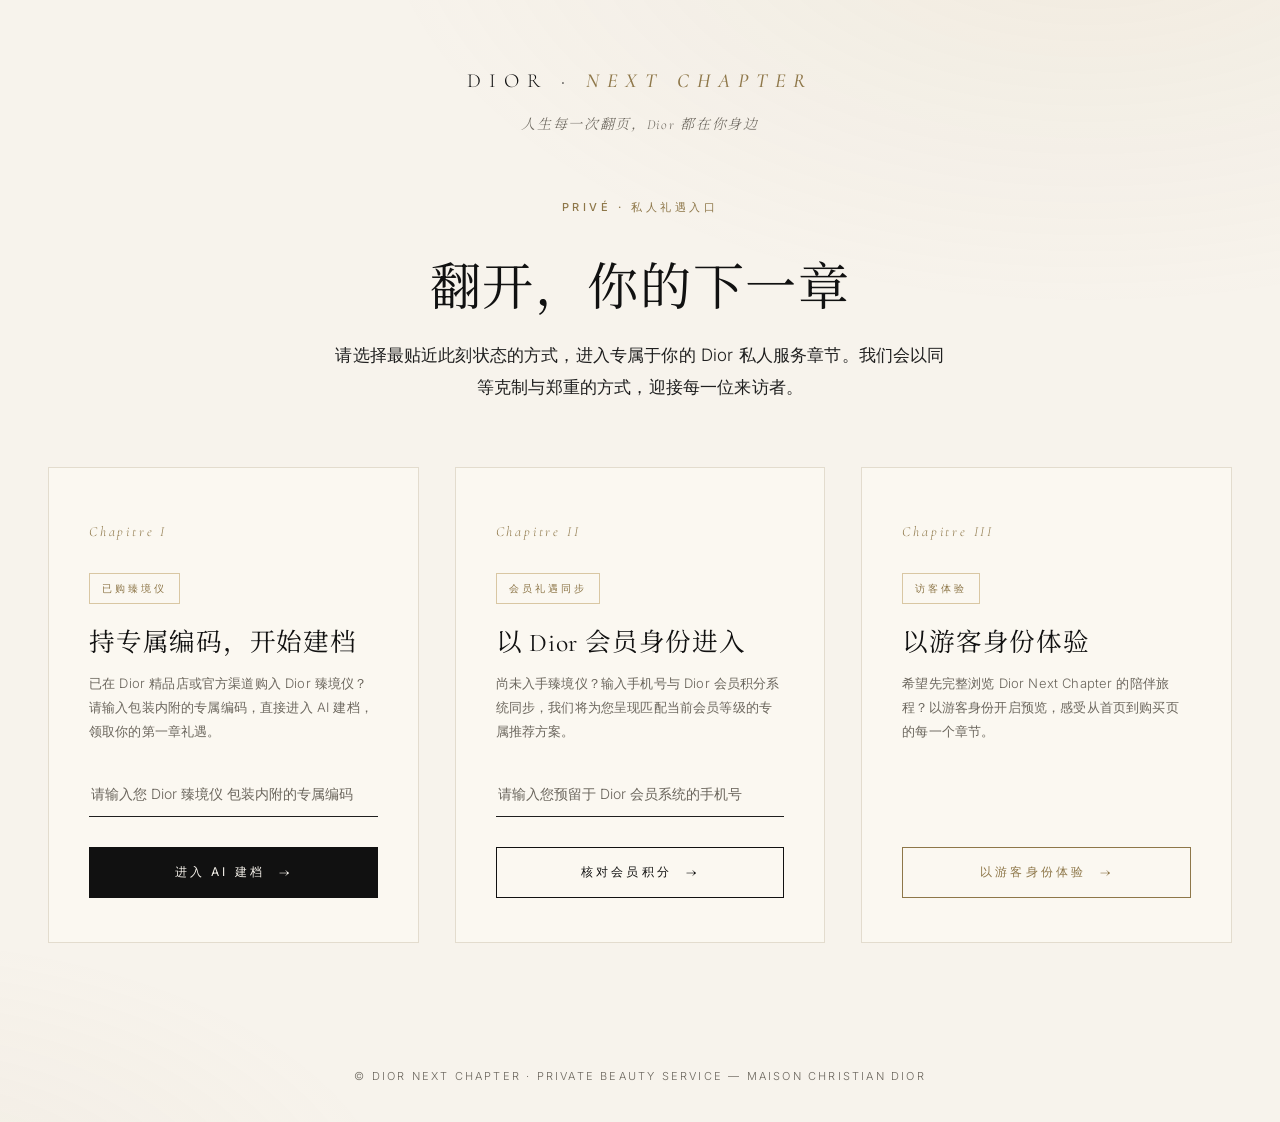
<file: index.html>
<!DOCTYPE html>
<html lang="zh-CN">
<head>
  <meta charset="UTF-8" />
  <meta name="viewport" content="width=device-width, initial-scale=1.0" />
  <title>Dior Next Chapter · 礼遇开篇</title>
  <link rel="preconnect" href="https://fonts.googleapis.com">
  <link rel="preconnect" href="https://fonts.gstatic.com" crossorigin>
  <link href="https://fonts.googleapis.com/css2?family=Cormorant+Garamond:ital,wght@0,300;0,400;0,500;1,300;1,400;1,500&family=Inter:wght@200;300;400;500&family=Noto+Serif+SC:wght@300;400;500&display=swap" rel="stylesheet">
  <link rel="stylesheet" href="assets/css/styles.css" />
</head>
<body>
  <div class="login-wrap">
    <header class="login-head">
      <div class="brand">Dior · <em>Next Chapter</em></div>
      <div class="login-motto">人生每一次翻页，Dior 都在你身边</div>
    </header>

    <section class="login-main">
      <div>
        <div class="login-title">
          <p class="eyebrow">Privé · 私人礼遇入口</p>
          <h1 class="h1">翻开，你的下一章</h1>
          <p class="lede center">请选择最贴近此刻状态的方式，进入专属于你的 Dior 私人服务章节。我们会以同等克制与郑重的方式，迎接每一位来访者。</p>
        </div>

        <div class="entry-grid">
          <!-- 卡片 1：已购买产品 -->
          <div class="entry-card">
            <div class="num">Chapitre I</div>
            <span class="tag">已购臻境仪</span>
            <h3 class="h3">持专属编码，开始建档</h3>
            <p class="hint">已在 Dior 精品店或官方渠道购入 Dior 臻境仪？请输入包装内附的专属编码，直接进入 AI 建档，领取你的第一章礼遇。</p>
            <form class="entry-form" id="form-purchased">
              <input type="text" class="field" placeholder="请输入您 Dior 臻境仪 包装内附的专属编码" required />
              <button type="submit" class="btn btn-fill">
                <span>进入 AI 建档</span><span class="arrow">→</span>
              </button>
            </form>
          </div>

          <!-- 卡片 2：尚未购买 -->
          <div class="entry-card">
            <div class="num">Chapitre II</div>
            <span class="tag">会员礼遇同步</span>
            <h3 class="h3">以 Dior 会员身份进入</h3>
            <p class="hint">尚未入手臻境仪？输入手机号与 Dior 会员积分系统同步，我们将为您呈现匹配当前会员等级的专属推荐方案。</p>
            <form class="entry-form" id="form-member">
              <input type="tel" class="field" placeholder="请输入您预留于 Dior 会员系统的手机号" pattern="[0-9]{11}" required />
              <button type="submit" class="btn">
                <span>核对会员积分</span><span class="arrow">→</span>
              </button>
              <div class="loader" id="member-loader">
                <span class="dot"></span><span class="dot"></span><span class="dot"></span>
                <span>正在为您核对 Dior 会员积分…</span>
              </div>
            </form>
          </div>

          <!-- 卡片 3：游客体验 -->
          <div class="entry-card">
            <div class="num">Chapitre III</div>
            <span class="tag">访客体验</span>
            <h3 class="h3">以游客身份体验</h3>
            <p class="hint">希望先完整浏览 Dior Next Chapter 的陪伴旅程？以游客身份开启预览，感受从首页到购买页的每一个章节。</p>
            <button type="button" class="btn btn-gold" id="btn-guest">
              <span>以游客身份体验</span><span class="arrow">→</span>
            </button>
          </div>
        </div>
      </div>
    </section>

    <footer class="login-foot">
      © Dior Next Chapter · Private Beauty Service — Maison Christian Dior
    </footer>
  </div>

  <script>
    // 卡片一：已购产品 → 跳转 AI 建档
    document.getElementById('form-purchased').addEventListener('submit', function (e) {
      e.preventDefault();
      sessionStorage.setItem('dnc_tier', 'owner');
      sessionStorage.setItem('dnc_code', this.querySelector('input').value);
      window.location.href = 'ai-profile.html';
    });

    // 卡片二：会员 → 模拟积分匹配 → 跳转购买页
    const memForm = document.getElementById('form-member');
    const memLoader = document.getElementById('member-loader');
    memForm.addEventListener('submit', function (e) {
      e.preventDefault();
      memLoader.classList.add('show');
      // 根据手机号末位随机出一个会员等级
      setTimeout(() => {
        const phone = this.querySelector('input').value || '';
        const last = parseInt(phone.slice(-1), 10);
        let tier = 'gold';
        if (last >= 0 && last <= 3) tier = 'gold';       // 鎏金
        else if (last <= 6) tier = 'rosegold';            // 玫瑰金
        else tier = 'platinum';                           // 铂金
        sessionStorage.setItem('dnc_tier', tier);
        sessionStorage.setItem('dnc_phone', phone);
        window.location.href = 'purchase.html?tier=' + tier;
      }, 1800);
    });

    // 卡片三：游客 → 首页
    document.getElementById('btn-guest').addEventListener('click', function () {
      sessionStorage.setItem('dnc_tier', 'guest');
      window.location.href = 'home.html';
    });
  </script>
</body>
</html>
</file>
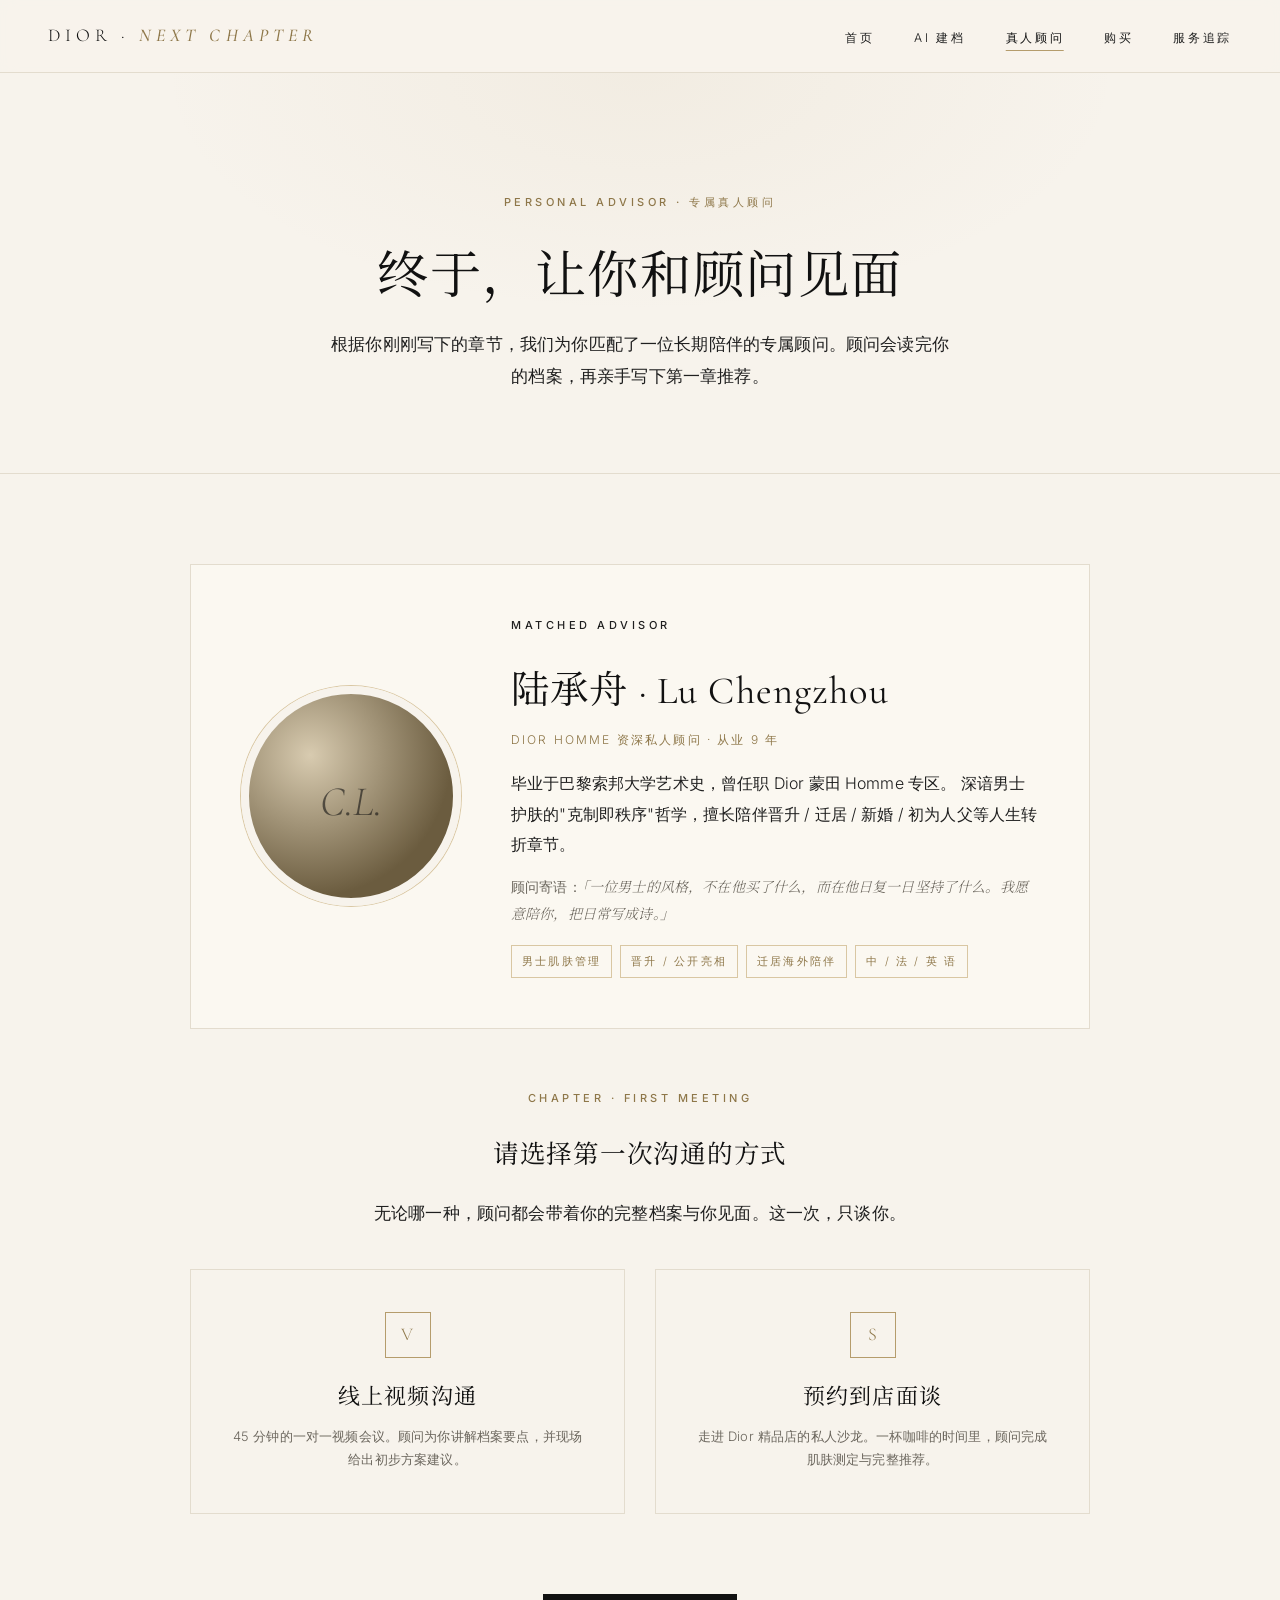
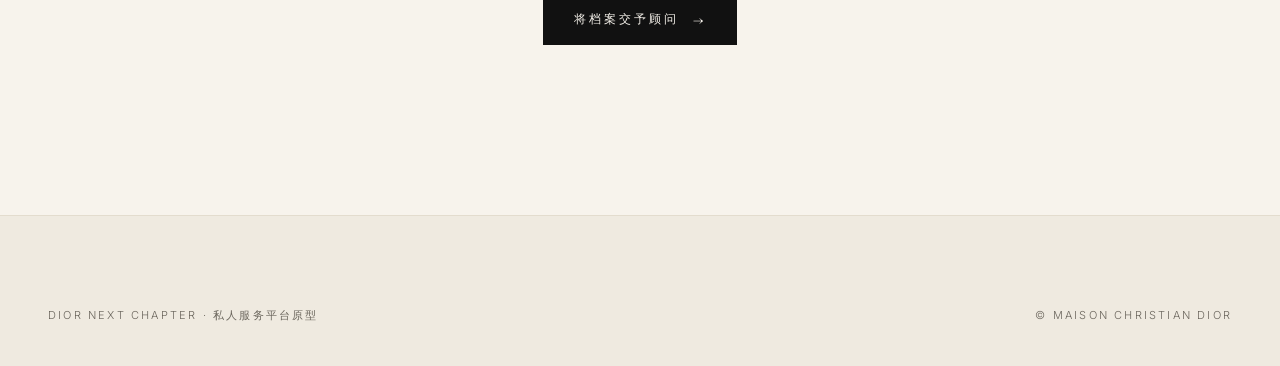
<file: advisor.html>
<!DOCTYPE html>
<html lang="zh-CN">
<head>
  <meta charset="UTF-8" />
  <meta name="viewport" content="width=device-width, initial-scale=1.0" />
  <title>Dior Next Chapter · 真人顾问</title>
  <link rel="preconnect" href="https://fonts.googleapis.com">
  <link rel="preconnect" href="https://fonts.gstatic.com" crossorigin>
  <link href="https://fonts.googleapis.com/css2?family=Cormorant+Garamond:ital,wght@0,300;0,400;0,500;1,300;1,400;1,500&family=Inter:wght@200;300;400;500&family=Noto+Serif+SC:wght@300;400;500&display=swap" rel="stylesheet">
  <link rel="stylesheet" href="assets/css/styles.css" />
</head>
<body>

  <nav class="nav">
    <div class="container nav-inner">
      <a href="home.html" class="brand">Dior · <em>Next Chapter</em></a>
      <ul class="nav-links">
        <li><a href="home.html">首页</a></li>
        <li><a href="ai-profile.html">AI 建档</a></li>
        <li><a href="advisor.html" class="active">真人顾问</a></li>
        <li><a href="purchase.html">购买</a></li>
        <li><a href="tracker.html">服务追踪</a></li>
      </ul>
    </div>
  </nav>

  <div class="page-head">
    <div class="container">
      <p class="eyebrow">Personal Advisor · 专属真人顾问</p>
      <h1 class="h1">终于，让你和顾问见面</h1>
      <p class="lede center">根据你刚刚写下的章节，我们为你匹配了一位长期陪伴的专属顾问。顾问会读完你的档案，再亲手写下第一章推荐。</p>
    </div>
  </div>

  <section class="section-sm">
    <div class="container">

      <!-- 顾问匹配卡 -->
      <div class="match-card">
        <div class="avatar" style="background: radial-gradient(circle at 30% 30%, #D8CBB0, #6B5C3F 70%);"></div>
        <div class="match-info">
          <p class="eyebrow">Matched Advisor</p>
          <h2 class="h2">陆承舟 · Lu Chengzhou</h2>
          <div class="role">Dior Homme 资深私人顾问 · 从业 9 年</div>
          <p>
            毕业于巴黎索邦大学艺术史，曾任职 Dior 蒙田 Homme 专区。
            深谙男士护肤的"克制即秩序"哲学，擅长陪伴晋升 / 迁居 / 新婚 / 初为人父等人生转折章节。
          </p>
          <p style="color: var(--muted); font-size: 14px;">
            顾问寄语：<em style="font-family: var(--serif);">「一位男士的风格，不在他买了什么，而在他日复一日坚持了什么。我愿意陪你，把日常写成诗。」</em>
          </p>
          <div class="tags">
            <span>男士肌肤管理</span>
            <span>晋升 / 公开亮相</span>
            <span>迁居海外陪伴</span>
            <span>中 / 法 / 英 语</span>
          </div>
        </div>
      </div>

      <!-- 沟通方式 -->
      <div style="max-width:900px; margin:0 auto 30px;">
        <p class="eyebrow center" style="margin-bottom: 30px;">Chapter · First Meeting</p>
        <h3 class="h3 center" style="margin-bottom: 24px;">请选择第一次沟通的方式</h3>
        <p class="lede center" style="margin: 0 auto 40px;">无论哪一种，顾问都会带着你的完整档案与你见面。这一次，只谈你。</p>
      </div>

      <div class="dual-opt">
        <div class="opt" id="opt-vid">
          <div class="mark">V</div>
          <h4>线上视频沟通</h4>
          <p>45 分钟的一对一视频会议。顾问为你讲解档案要点，并现场给出初步方案建议。</p>
        </div>
        <div class="opt" id="opt-store">
          <div class="mark">S</div>
          <h4>预约到店面谈</h4>
          <p>走进 Dior 精品店的私人沙龙。一杯咖啡的时间里，顾问完成肌肤测定与完整推荐。</p>
        </div>
      </div>

      <div style="text-align:center; margin-bottom: 80px;">
        <button class="btn btn-fill" id="reveal-btn">
          <span>将档案交予顾问</span>
          <span class="arrow">→</span>
        </button>
      </div>

      <!-- 思考过渡 -->
      <div class="thinking" id="thinking">
        <div class="brand-init">Lu Chengzhou · Dior Homme Advisor</div>
        <p>承舟顾问正在仔细翻阅你的档案。<br/>偶尔停下来想一想，偶尔在笔记上写下什么……</p>
        <div class="think-dots"><i></i><i></i><i></i></div>
      </div>

      <!-- 推荐揭晓：顾问手写信件 -->
      <div class="letter-wrap" id="letter">
        <div class="letter">
          <div class="letter-head">
            <div class="l-monogram">✦ CD · Private Recommendation ✦</div>
            <div class="l-date">24 Août 2026 · Paris & Shanghai</div>
          </div>

          <h2>亲爱的 访客 先生，</h2>

          <p>
            我读完了你在档案中写下的一切——<em>你想在这个新篇章里成为的自己</em>，以及那些你不愿意改变的个人风格。
            这些，比任何一次测肤数据都更珍贵。
          </p>

          <p>结合你当前的章节（迁居新环境）与现场肤质测定建议，我为你准备了这样一套第一章方案：</p>

          <ul class="rec">
            <li><b>护肤</b><span>Dior 臻境仪 · A 腔 控油持稳款（都市 / 通勤配方） + B 腔 #01C 自然哑光男士轻妆乳</span></li>
            <li><b>叠加单品</b><span>Dior Homme Dermo System · 紧致修护精华（夜间密集使用）</span></li>
            <li><b>香氛</b><span>Dior Sauvage Elixir · 柑橘木质调，呼应你保留的从容气场</span></li>
            <li><b>配套洗护</b><span>Dior Homme 洁净沐浴露 · 同系列须后乳，维持剃须后的屏障稳定</span></li>
          </ul>

          <p>
            接下来的 90 天里，我会一直在这里。<br/>
            你随时可以上传一张近照、或者只是写下一段话，我会据此判断方案是否需要微调。
            让你的第一章，从从容容地开始。
          </p>

          <div class="letter-sign">
            <div class="sign">——  承舟</div>
            <div class="sign-role">Lu Chengzhou · Dior Homme 专属私人顾问</div>
          </div>
        </div>

        <div class="letter-cta">
          <a href="purchase.html" class="btn">
            <span>前往购买</span><span class="arrow">→</span>
          </a>
          <a href="tracker.html" class="btn btn-gold">
            <span>加入年度陪伴计划</span><span class="arrow">→</span>
          </a>
        </div>
      </div>

    </div>
  </section>

  <footer class="foot">
    <div class="container">
      <div class="foot-bot" style="padding-top: 0;">
        <span>Dior Next Chapter · 私人服务平台原型</span>
        <span>© Maison Christian Dior</span>
      </div>
    </div>
  </footer>

  <script>
    const optVid = document.getElementById('opt-vid');
    const optStore = document.getElementById('opt-store');
    function pickOpt(el) {
      [optVid, optStore].forEach(o => o.classList.remove('on'));
      el.classList.add('on');
    }
    optVid.addEventListener('click', () => pickOpt(optVid));
    optStore.addEventListener('click', () => pickOpt(optStore));

    const revealBtn = document.getElementById('reveal-btn');
    const thinking = document.getElementById('thinking');
    const letter = document.getElementById('letter');
    revealBtn.addEventListener('click', () => {
      if (!optVid.classList.contains('on') && !optStore.classList.contains('on')) {
        pickOpt(optVid);
      }
      revealBtn.style.display = 'none';
      thinking.classList.add('show');
      setTimeout(() => {
        thinking.classList.remove('show');
        letter.classList.add('show');
        letter.scrollIntoView({ behavior: 'smooth', block: 'start' });
      }, 2600);
    });
  </script>
</body>
</html>
</file>
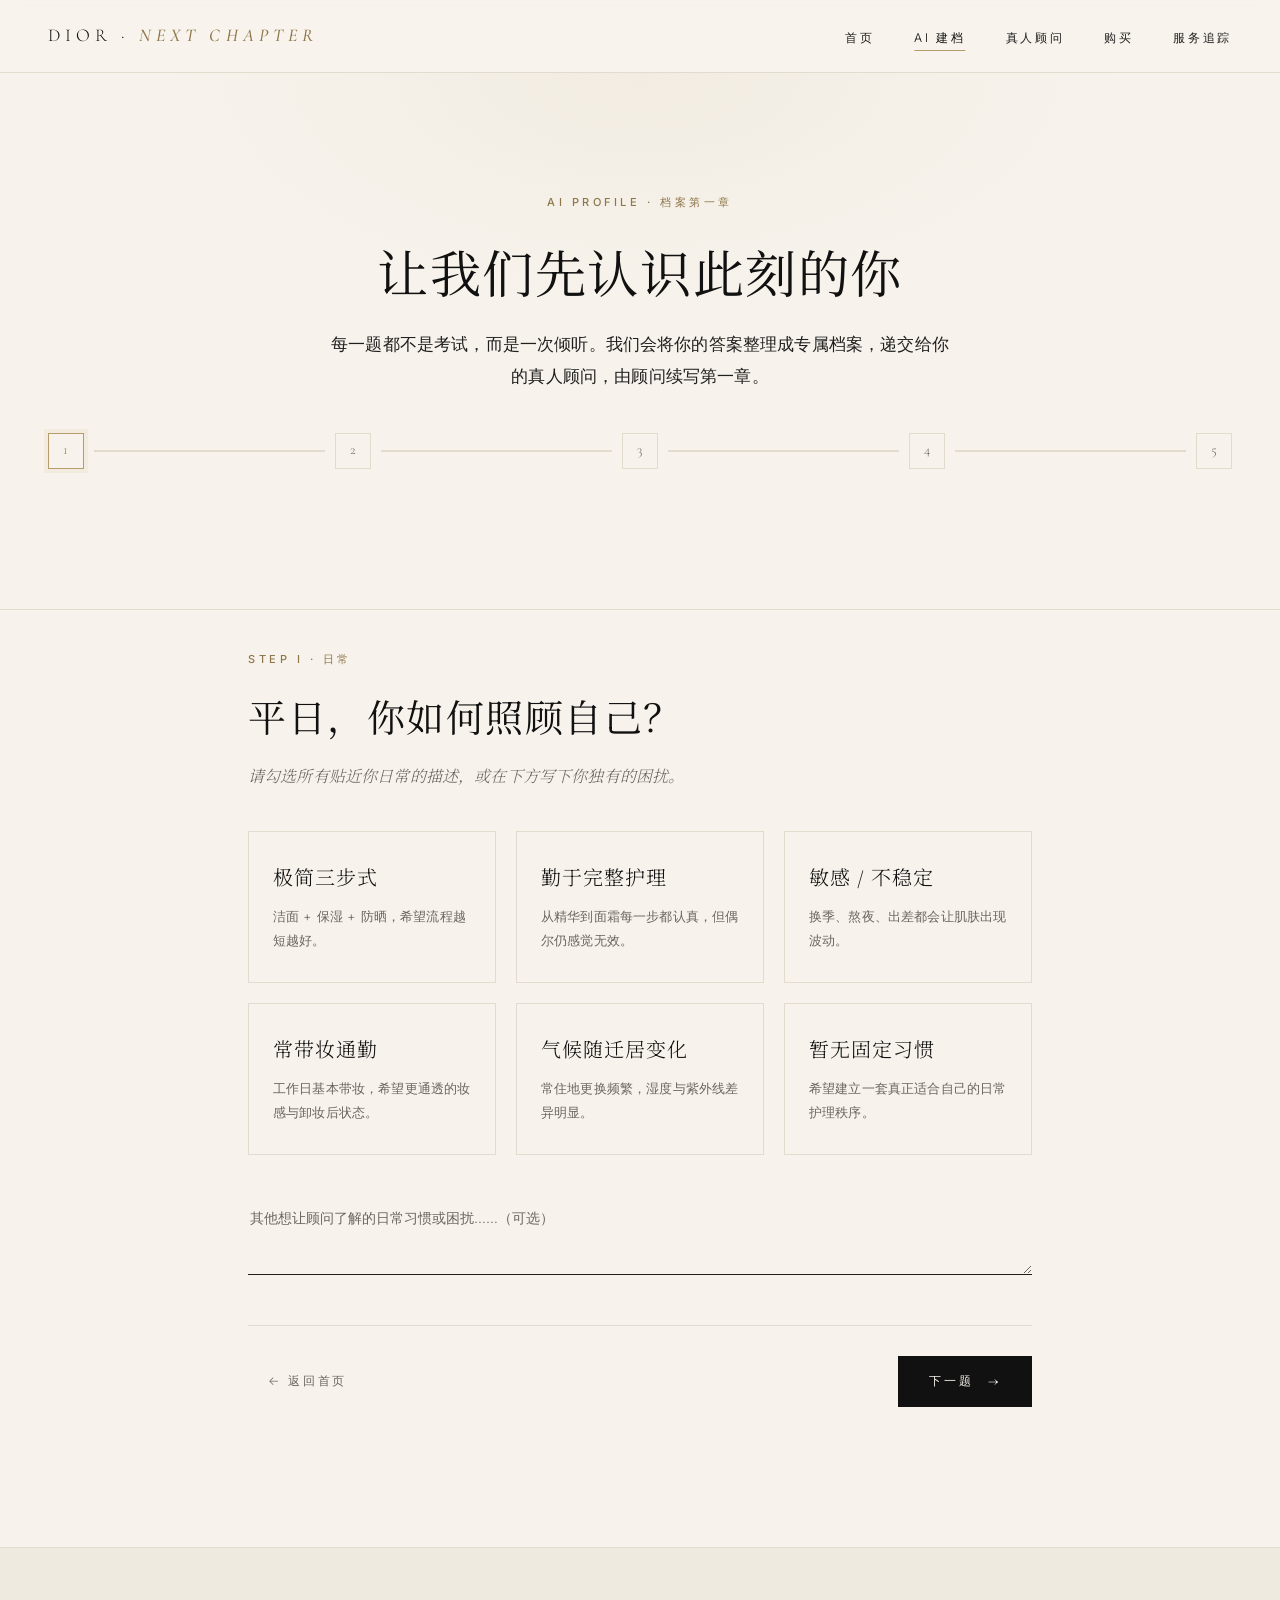
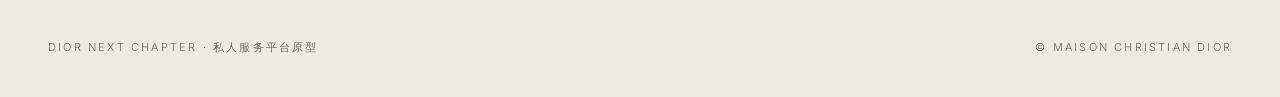
<file: ai-profile.html>
<!DOCTYPE html>
<html lang="zh-CN">
<head>
  <meta charset="UTF-8" />
  <meta name="viewport" content="width=device-width, initial-scale=1.0" />
  <title>Dior Next Chapter · AI 建档</title>
  <link rel="preconnect" href="https://fonts.googleapis.com">
  <link rel="preconnect" href="https://fonts.gstatic.com" crossorigin>
  <link href="https://fonts.googleapis.com/css2?family=Cormorant+Garamond:ital,wght@0,300;0,400;0,500;1,300;1,400;1,500&family=Inter:wght@200;300;400;500&family=Noto+Serif+SC:wght@300;400;500&display=swap" rel="stylesheet">
  <link rel="stylesheet" href="assets/css/styles.css" />
</head>
<body>

  <nav class="nav">
    <div class="container nav-inner">
      <a href="home.html" class="brand">Dior · <em>Next Chapter</em></a>
      <ul class="nav-links">
        <li><a href="home.html">首页</a></li>
        <li><a href="ai-profile.html" class="active">AI 建档</a></li>
        <li><a href="advisor.html">真人顾问</a></li>
        <li><a href="purchase.html">购买</a></li>
        <li><a href="tracker.html">服务追踪</a></li>
      </ul>
    </div>
  </nav>

  <div class="page-head">
    <div class="container">
      <p class="eyebrow">AI Profile · 档案第一章</p>
      <h1 class="h1">让我们先认识此刻的你</h1>
      <p class="lede center">每一题都不是考试，而是一次倾听。我们会将你的答案整理成专属档案，递交给你的真人顾问，由顾问续写第一章。</p>

      <div class="progress">
        <div class="step on" id="s-1">1</div>
        <div class="seg" id="g-1"></div>
        <div class="step" id="s-2">2</div>
        <div class="seg" id="g-2"></div>
        <div class="step" id="s-3">3</div>
        <div class="seg" id="g-3"></div>
        <div class="step" id="s-4">4</div>
        <div class="seg" id="g-4"></div>
        <div class="step" id="s-5">5</div>
      </div>
    </div>
  </div>

  <section class="section" style="padding-top: 40px;">
    <div class="container steps-wrap">

      <!-- Step 1 -->
      <div class="step-panel on" data-step="1">
        <p class="eyebrow">Step I · 日常</p>
        <h2 class="q-h">平日，你如何照顾自己？</h2>
        <p class="q-sub">请勾选所有贴近你日常的描述，或在下方写下你独有的困扰。</p>

        <div class="cards">
          <div class="card-choice"><div class="tt">极简三步式</div><div class="desc">洁面 + 保湿 + 防晒，希望流程越短越好。</div></div>
          <div class="card-choice"><div class="tt">勤于完整护理</div><div class="desc">从精华到面霜每一步都认真，但偶尔仍感觉无效。</div></div>
          <div class="card-choice"><div class="tt">敏感 / 不稳定</div><div class="desc">换季、熬夜、出差都会让肌肤出现波动。</div></div>
          <div class="card-choice"><div class="tt">常带妆通勤</div><div class="desc">工作日基本带妆，希望更通透的妆感与卸妆后状态。</div></div>
          <div class="card-choice"><div class="tt">气候随迁居变化</div><div class="desc">常住地更换频繁，湿度与紫外线差异明显。</div></div>
          <div class="card-choice"><div class="tt">暂无固定习惯</div><div class="desc">希望建立一套真正适合自己的日常护理秩序。</div></div>
        </div>

        <textarea class="field" rows="3" placeholder="其他想让顾问了解的日常习惯或困扰……（可选）"></textarea>

        <div class="step-nav">
          <a class="ghost" href="home.html">← 返回首页</a>
          <button class="btn btn-fill next"><span>下一题</span><span class="arrow">→</span></button>
        </div>
      </div>

      <!-- Step 2 -->
      <div class="step-panel" data-step="2">
        <p class="eyebrow">Step II · 此刻的章节</p>
        <h2 class="q-h">当下，你正处于哪一段人生变化？</h2>
        <p class="q-sub">这是一个单选题——请选择最贴近此刻的章节。</p>

        <div class="cards">
          <div class="card-choice"><div class="tt">晋升 / 新职位</div><div class="desc">工作身份的提升、更公开的亮相与更紧的节奏。</div></div>
          <div class="card-choice"><div class="tt">结婚 / 重要仪式</div><div class="desc">一场被祝福的仪式，你希望以最得体的自己出场。</div></div>
          <div class="card-choice"><div class="tt">重要演讲 / 发布会</div><div class="desc">聚光灯下、镜头之前的一次关键表达。</div></div>
          <div class="card-choice"><div class="tt">初为人父母</div><div class="desc">作息、激素与情绪都在翻开新的一页。</div></div>
          <div class="card-choice"><div class="tt">迁居新环境 / 海外</div><div class="desc">气候、文化、生活节奏同时发生改变。</div></div>
          <div class="card-choice"><div class="tt">暂无特别节点</div><div class="desc">此刻只想建立稳定的日常，为未来的章节储备。</div></div>
        </div>

        <div class="step-nav">
          <button class="ghost prev">← 上一题</button>
          <button class="btn btn-fill next"><span>下一题</span><span class="arrow">→</span></button>
        </div>
      </div>

      <!-- Step 3 -->
      <div class="step-panel" data-step="3">
        <p class="eyebrow">Step III · 下一个梦想</p>
        <h2 class="q-h">如果用一句话描述<br/>你想在这个新篇章里成为的自己，<br/>你会怎么说？</h2>
        <p class="q-sub">这是整个建档里，我们最想认真听的一句。</p>

        <textarea class="big" placeholder="例如：成为一个不用在意他人目光、在任何场合都从容自如的自己。"></textarea>

        <div class="step-nav">
          <button class="ghost prev">← 上一题</button>
          <button class="btn btn-fill next"><span>下一题</span><span class="arrow">→</span></button>
        </div>
      </div>

      <!-- Step 4 -->
      <div class="step-panel" data-step="4">
        <p class="eyebrow">Step IV · 确认你此刻的状态</p>
        <h2 class="q-h">请帮我们记下这些细节</h2>
        <p class="q-sub">它们不会被用于任何自动推荐，只是作为顾问阅读你的时的注脚。</p>

        <div class="form-row">
          <div class="form-item">
            <label>年龄区间</label>
            <select class="field">
              <option>请选择</option>
              <option>20 – 25</option>
              <option>26 – 30</option>
              <option>31 – 35</option>
              <option>36 – 40</option>
              <option>41 及以上</option>
            </select>
          </div>
          <div class="form-item">
            <label>常住地</label>
            <input type="text" class="field" placeholder="例如：上海 / 东京 / 巴黎" />
          </div>
        </div>

        <div class="form-row">
          <div class="form-item">
            <label>妆感偏好</label>
            <div class="cards" style="grid-template-columns: repeat(3, 1fr); gap: 10px; margin: 0;">
              <div class="card-choice"><div class="tt">无痕自然</div><div class="desc">几乎看不出妆感</div></div>
              <div class="card-choice"><div class="tt">精致得体</div><div class="desc">职场 / 日常通勤适宜</div></div>
              <div class="card-choice"><div class="tt">略浓重</div><div class="desc">仪式感 / 特殊场合</div></div>
            </div>
          </div>
        </div>

        <div class="form-row" style="margin-top: 28px;">
          <div class="form-item">
            <label>香气偏好</label>
            <div class="cards" style="grid-template-columns: repeat(4, 1fr); gap: 10px; margin: 0;">
              <div class="card-choice"><div class="tt" style="font-size:15px;">清透</div></div>
              <div class="card-choice"><div class="tt" style="font-size:15px;">花香</div></div>
              <div class="card-choice"><div class="tt" style="font-size:15px;">木质</div></div>
              <div class="card-choice"><div class="tt" style="font-size:15px;">浓郁</div></div>
            </div>
          </div>
        </div>

        <div class="form-item" style="margin-top: 28px;">
          <label>你不愿意改变的个人风格</label>
          <textarea class="field" rows="4" placeholder="例如：我一直用某种香水，不想换掉；或者我从不画深色唇妆……任何你想保留的，都请写在这里。"></textarea>
        </div>

        <div class="step-nav">
          <button class="ghost prev">← 上一题</button>
          <button class="btn btn-fill next"><span>下一题</span><span class="arrow">→</span></button>
        </div>
      </div>

      <!-- Step 5 -->
      <div class="step-panel" data-step="5">
        <p class="eyebrow">Step V · 顾问的第一次见面</p>
        <h2 class="q-h">最后一步，交给你的专属顾问</h2>
        <p class="q-sub">肤质测定我们不会在线上草率完成，请与顾问面对面进行。</p>

        <div class="lab-note">
          <strong>提示 ·</strong> 最后一步需要专属顾问为您现场测定肤质——请选择您方便到店的时间。
          顾问将在预约当日为您准备好档案，并在见面时完成正式的 Dior 肌肤档案测定。
        </div>

        <label style="font-size:11px; letter-spacing:.28em; text-transform:uppercase; color:var(--gold-deep); display:block; margin-bottom: 14px;">选择到店日期</label>
        <div class="slots" style="margin-bottom: 20px;">
          <div class="slot">8月27日 · 周三</div>
          <div class="slot">8月28日 · 周四</div>
          <div class="slot">8月29日 · 周五</div>
          <div class="slot">8月30日 · 周六</div>
          <div class="slot">9月2日 · 周二</div>
          <div class="slot">9月3日 · 周三</div>
          <div class="slot">9月5日 · 周五</div>
          <div class="slot">稍后联系</div>
        </div>

        <label style="font-size:11px; letter-spacing:.28em; text-transform:uppercase; color:var(--gold-deep); display:block; margin: 24px 0 14px;">选择时间段</label>
        <div class="slots">
          <div class="slot">10:30</div>
          <div class="slot">14:00</div>
          <div class="slot">15:30</div>
          <div class="slot">17:00</div>
        </div>

        <div class="step-nav">
          <button class="ghost prev">← 上一题</button>
          <a href="advisor.html" class="btn btn-fill">
            <span>预约我的专属顾问</span>
            <span class="arrow">→</span>
          </a>
        </div>
      </div>

    </div>
  </section>

  <footer class="foot">
    <div class="container">
      <div class="foot-bot" style="padding-top: 0;">
        <span>Dior Next Chapter · 私人服务平台原型</span>
        <span>© Maison Christian Dior</span>
      </div>
    </div>
  </footer>

  <script>
    // Step navigation
    const totalSteps = 5;
    let current = 1;
    function render() {
      document.querySelectorAll('.step-panel').forEach(p => {
        p.classList.toggle('on', parseInt(p.dataset.step) === current);
      });
      for (let i = 1; i <= totalSteps; i++) {
        const s = document.getElementById('s-' + i);
        s.classList.remove('on', 'done');
        if (i < current) s.classList.add('done');
        if (i === current) s.classList.add('on');
      }
      for (let i = 1; i < totalSteps; i++) {
        document.getElementById('g-' + i).classList.toggle('done', i < current);
      }
      window.scrollTo({ top: 0, behavior: 'smooth' });
    }
    document.querySelectorAll('.next').forEach(b => b.addEventListener('click', () => {
      if (current < totalSteps) { current++; render(); }
    }));
    document.querySelectorAll('.prev').forEach(b => b.addEventListener('click', () => {
      if (current > 1) { current--; render(); }
    }));
    // Card selections
    document.querySelectorAll('.card-choice').forEach(c => {
      c.addEventListener('click', () => {
        // 单选：父级容器里只单选的场景
        const parent = c.parentElement;
        if (parent.parentElement && parent.parentElement.classList.contains('form-item')) {
          // Step 4 中妆感、香气：允许多选
          c.classList.toggle('on');
        } else if (parent.children && parent.children.length === 6 && c.querySelector('.tt').textContent.match(/晋升|结婚|演讲|初为父母|迁居|暂无/)) {
          // Step 2：单选卡片
          parent.querySelectorAll('.card-choice').forEach(x => x.classList.remove('on'));
          c.classList.add('on');
        } else {
          // 默认：多选
          c.classList.toggle('on');
        }
      });
    });
    // Slots
    document.querySelectorAll('.slots').forEach(group => {
      group.querySelectorAll('.slot').forEach(s => {
        s.addEventListener('click', () => {
          group.querySelectorAll('.slot').forEach(x => x.classList.remove('on'));
          s.classList.add('on');
        });
      });
    });
  </script>
</body>
</html>
</file>
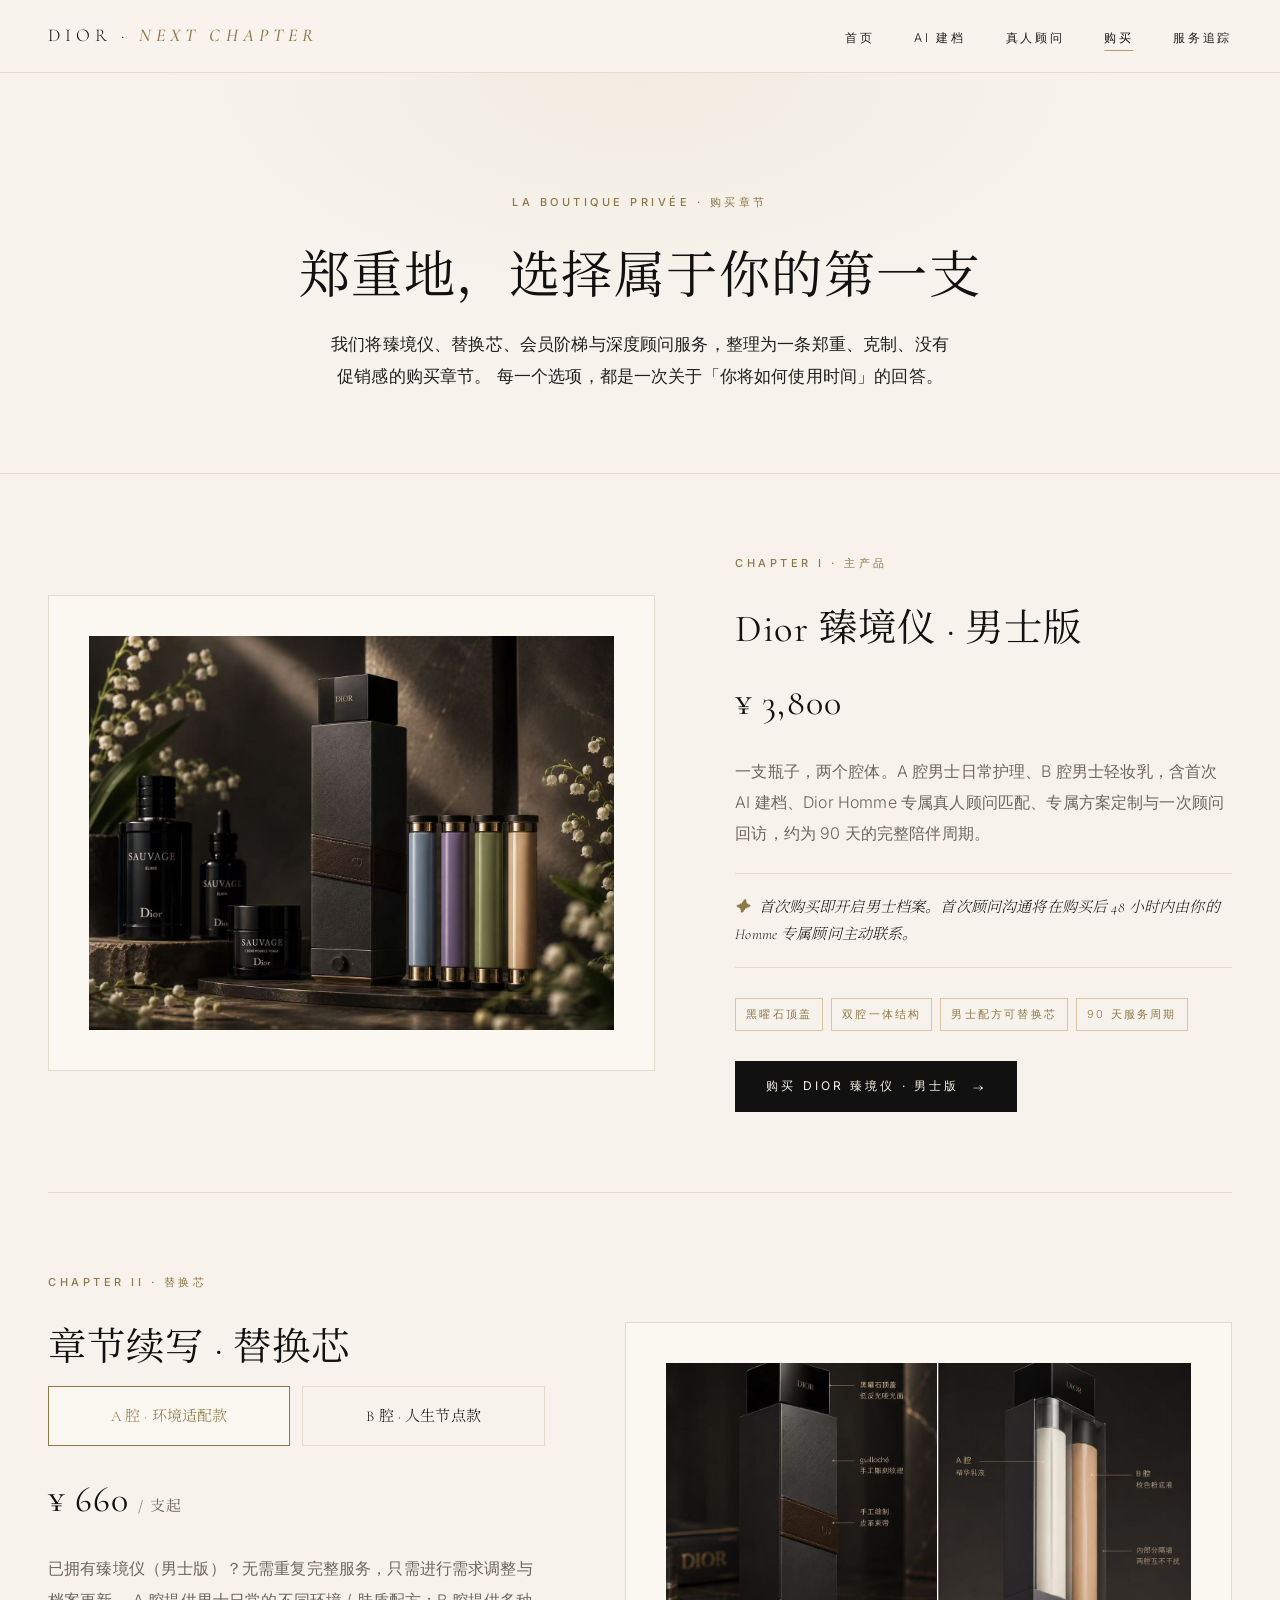
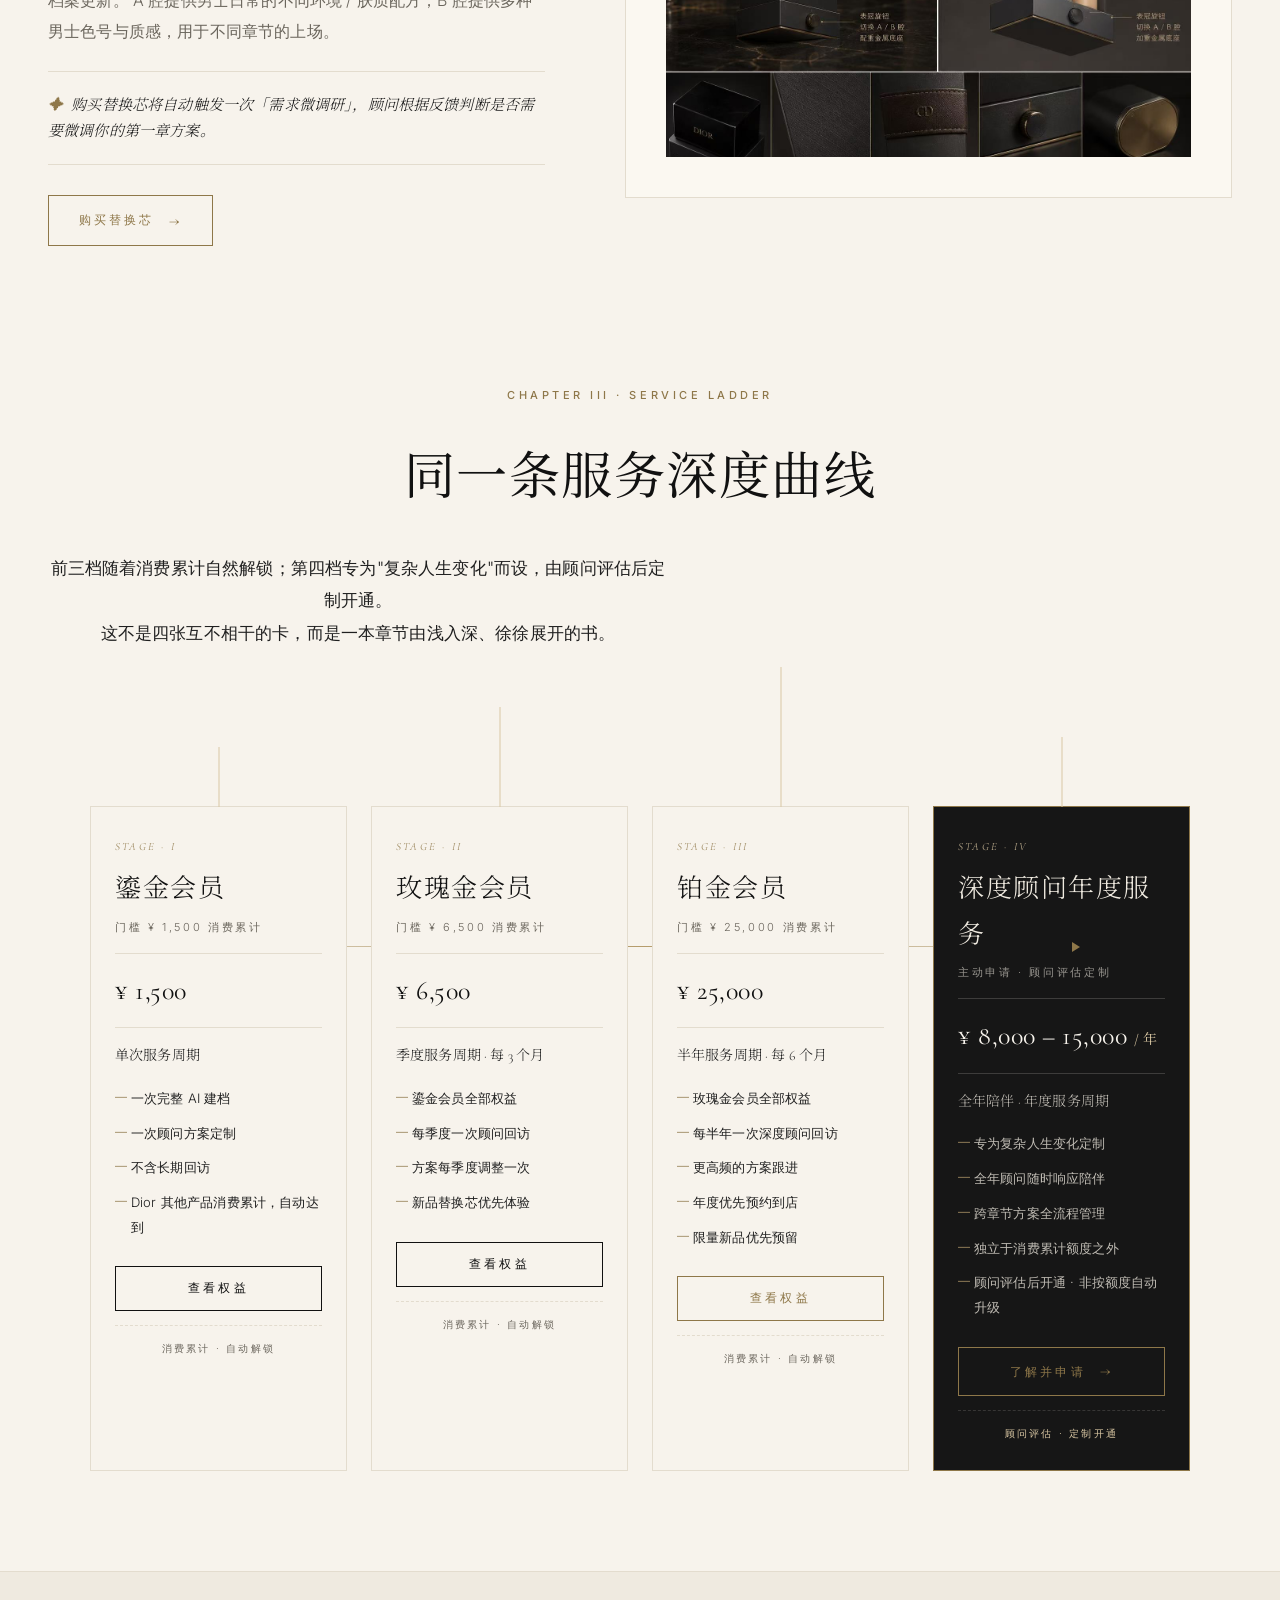
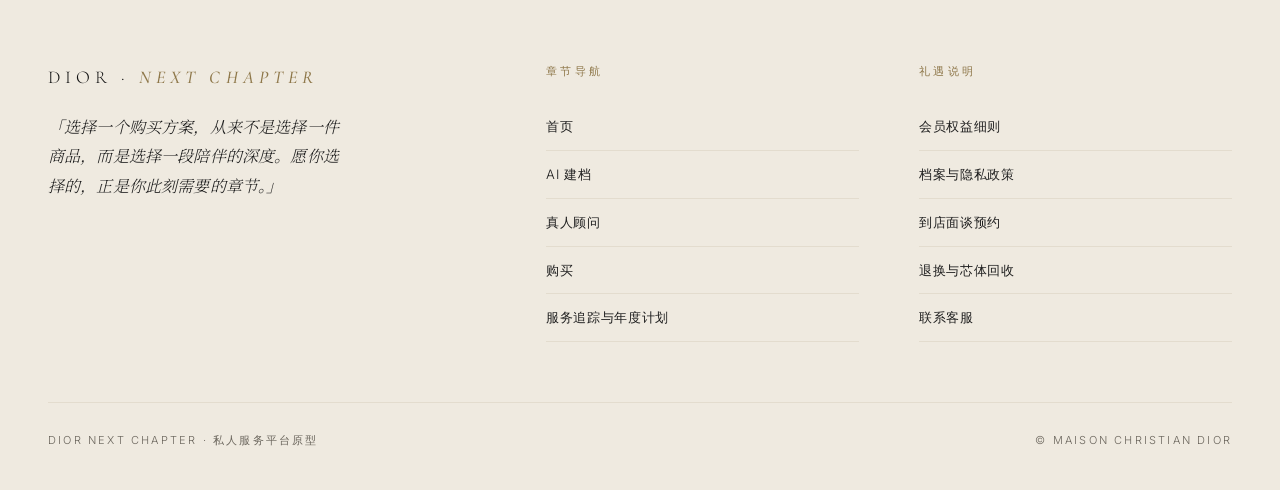
<file: purchase.html>
<!DOCTYPE html>
<html lang="zh-CN">
<head>
  <meta charset="UTF-8" />
  <meta name="viewport" content="width=device-width, initial-scale=1.0" />
  <title>Dior Next Chapter · 购买</title>
  <link rel="preconnect" href="https://fonts.googleapis.com">
  <link rel="preconnect" href="https://fonts.gstatic.com" crossorigin>
  <link href="https://fonts.googleapis.com/css2?family=Cormorant+Garamond:ital,wght@0,300;0,400;0,500;1,300;1,400;1,500&family=Inter:wght@200;300;400;500&family=Noto+Serif+SC:wght@300;400;500&display=swap" rel="stylesheet">
  <link rel="stylesheet" href="assets/css/styles.css" />
</head>
<body>

  <nav class="nav">
    <div class="container nav-inner">
      <a href="home.html" class="brand">Dior · <em>Next Chapter</em></a>
      <ul class="nav-links">
        <li><a href="home.html">首页</a></li>
        <li><a href="ai-profile.html">AI 建档</a></li>
        <li><a href="advisor.html">真人顾问</a></li>
        <li><a href="purchase.html" class="active">购买</a></li>
        <li><a href="tracker.html">服务追踪</a></li>
      </ul>
    </div>
  </nav>

  <div class="page-head">
    <div class="container">
      <p class="eyebrow">La Boutique Privée · 购买章节</p>
      <h1 class="h1">郑重地，选择属于你的第一支</h1>
      <p class="lede center" id="tier-lead">
        我们将臻境仪、替换芯、会员阶梯与深度顾问服务，整理为一条郑重、克制、没有促销感的购买章节。
        每一个选项，都是一次关于「你将如何使用时间」的回答。
      </p>
    </div>
  </div>

  <section>
    <div class="container">

      <!-- 1. 主产品：臻境仪 -->
      <div class="purchase-block">
        <div class="pur-fig">
          <img
            data-local="assets/img/product-family.jpg"
            src="assets/img/product-family.jpg"
            alt="Dior 臻境仪（男士版）主图"
            onerror="if(!this.dataset.fallback){this.dataset.fallback=1;this.src='https://trae-api-cn.mchost.guru/api/ide/v1/text_to_image?prompt=Dior%20Homme%20Next%20Chapter%20mens%20luxury%20dual-chamber%20skincare%20device%20obsidian%20cap%20leather%20strap%20CD%20monogram%20champagne%20gold%20accents%20on%20dark%20slate%20marble%20pedestal%20soft%20moody%20masculine%20editorial%20sauvage%20aesthetic&image_size=landscape_4_3';}" />
        </div>
        <div class="pur-info">
          <p class="eyebrow">Chapter I · 主产品</p>
          <h2 class="h2">Dior 臻境仪 · 男士版</h2>
          <div class="price">¥ 3,800</div>
          <p class="desc">
            一支瓶子，两个腔体。A 腔男士日常护理、B 腔男士轻妆乳，含首次 AI 建档、Dior Homme 专属真人顾问匹配、专属方案定制与一次顾问回访，约为 90 天的完整陪伴周期。
          </p>
          <div class="pur-note">首次购买即开启男士档案。首次顾问沟通将在购买后 48 小时内由你的 Homme 专属顾问主动联系。</div>
          <div class="tags" style="margin-bottom: 30px;">
            <span>黑曜石顶盖</span>
            <span>双腔一体结构</span>
            <span>男士配方可替换芯</span>
            <span>90 天服务周期</span>
          </div>
          <button class="btn btn-fill"><span>购买 Dior 臻境仪 · 男士版</span><span class="arrow">→</span></button>
        </div>
      </div>

      <!-- 2. 替换芯 -->
      <div class="purchase-block rev">
        <div class="pur-fig">
          <img
            data-local="assets/img/product-detail.jpg"
            src="assets/img/product-detail.jpg"
            alt="Dior 臻境仪（男士版）替换芯"
            onerror="if(!this.dataset.fallback){this.dataset.fallback=1;this.src='https://trae-api-cn.mchost.guru/api/ide/v1/text_to_image?prompt=four%20Dior%20Homme%20Next%20Chapter%20mens%20refill%20cartridges%20masculine%20earthy%20tones%20charcoal%20sage%20sand%20slate%20blue%20black%20and%20gold%20caps%20arranged%20on%20dark%20linen%20champagne%20gold%20accents%20luxury%20male%20skincare%20editorial&image_size=landscape_4_3';}" />
        </div>
        <div class="pur-info">
          <p class="eyebrow">Chapter II · 替换芯</p>
          <h2 class="h2">章节续写 · 替换芯</h2>
          <div class="refill-select">
            <div class="refill-pick on" data-p="660">A 腔 · 环境适配款</div>
            <div class="refill-pick" data-p="880">B 腔 · 人生节点款</div>
          </div>
          <div class="price" id="refill-price">¥ 660 <span style="font-size:15px; color:var(--muted);">/ 支起</span></div>
          <p class="desc">
            已拥有臻境仪（男士版）？无需重复完整服务，只需进行需求调整与档案更新。
            A 腔提供男士日常的不同环境 / 肤质配方；B 腔提供多种男士色号与质感，用于不同章节的上场。
          </p>
          <div class="pur-note">购买替换芯将自动触发一次「需求微调研」，顾问根据反馈判断是否需要微调你的第一章方案。</div>
          <button class="btn btn-gold"><span>购买替换芯</span><span class="arrow">→</span></button>
        </div>
      </div>

    </div>
  </section>

  <!-- 3. 会员通道与深度服务 阶梯 -->
  <section>
    <div class="container">
      <div class="ladder-head">
        <p class="eyebrow">Chapter III · Service Ladder</p>
        <h2 class="h1">同一条服务深度曲线</h2>
        <p class="lede center">前三档随着消费累计自然解锁；第四档专为"复杂人生变化"而设，由顾问评估后定制开通。<br/>这不是四张互不相干的卡，而是一本章节由浅入深、徐徐展开的书。</p>
      </div>

      <div class="ladder">
        <div class="ladder-track">
          <div class="tier-row">
            <div class="tier">
              <div class="stem"></div>
              <div class="no">Stage · I</div>
              <div class="name">鎏金会员</div>
              <div class="range">门槛 ¥ 1,500 消费累计</div>
              <div class="price">¥ 1,500</div>
              <div class="cycle">单次服务周期</div>
              <ul>
                <li>一次完整 AI 建档</li>
                <li>一次顾问方案定制</li>
                <li>不含长期回访</li>
                <li>Dior 其他产品消费累计，自动达到</li>
              </ul>
              <button class="btn">查看权益</button>
              <div class="tagline">消费累计 · 自动解锁</div>
            </div>

            <div class="tier">
              <div class="stem"></div>
              <div class="no">Stage · II</div>
              <div class="name">玫瑰金会员</div>
              <div class="range">门槛 ¥ 6,500 消费累计</div>
              <div class="price">¥ 6,500</div>
              <div class="cycle">季度服务周期 · 每 3 个月</div>
              <ul>
                <li>鎏金会员全部权益</li>
                <li>每季度一次顾问回访</li>
                <li>方案每季度调整一次</li>
                <li>新品替换芯优先体验</li>
              </ul>
              <button class="btn">查看权益</button>
              <div class="tagline">消费累计 · 自动解锁</div>
            </div>

            <div class="tier">
              <div class="stem"></div>
              <div class="no">Stage · III</div>
              <div class="name">铂金会员</div>
              <div class="range">门槛 ¥ 25,000 消费累计</div>
              <div class="price">¥ 25,000</div>
              <div class="cycle">半年服务周期 · 每 6 个月</div>
              <ul>
                <li>玫瑰金会员全部权益</li>
                <li>每半年一次深度顾问回访</li>
                <li>更高频的方案跟进</li>
                <li>年度优先预约到店</li>
                <li>限量新品优先预留</li>
              </ul>
              <button class="btn btn-gold">查看权益</button>
              <div class="tagline">消费累计 · 自动解锁</div>
            </div>

            <div class="tier top">
              <div class="stem"></div>
              <div class="no">Stage · IV</div>
              <div class="name">深度顾问年度服务</div>
              <div class="range">主动申请 · 顾问评估定制</div>
              <div class="price">¥ 8,000 – 15,000 <span style="font-size:14px; color: var(--gold-soft);">/ 年</span></div>
              <div class="cycle">全年陪伴 · 年度服务周期</div>
              <ul>
                <li>专为复杂人生变化定制</li>
                <li>全年顾问随时响应陪伴</li>
                <li>跨章节方案全流程管理</li>
                <li>独立于消费累计额度之外</li>
                <li>顾问评估后开通 · 非按额度自动升级</li>
              </ul>
              <a href="tracker.html" class="btn btn-gold" style="background: transparent;"><span>了解并申请</span><span class="arrow">→</span></a>
              <div class="tagline">顾问评估 · 定制开通</div>
            </div>
          </div>
        </div>
      </div>
    </div>
  </section>

  <footer class="foot">
    <div class="container">
      <div class="foot-top">
        <div>
          <div class="brand">Dior · <em>Next Chapter</em></div>
          <p class="foot-tagline">「选择一个购买方案，从来不是选择一件商品，而是选择一段陪伴的深度。愿你选择的，正是你此刻需要的章节。」</p>
        </div>
        <div>
          <h5>章节导航</h5>
          <ul class="foot-links">
            <li><a href="home.html">首页</a></li>
            <li><a href="ai-profile.html">AI 建档</a></li>
            <li><a href="advisor.html">真人顾问</a></li>
            <li><a href="purchase.html">购买</a></li>
            <li><a href="tracker.html">服务追踪与年度计划</a></li>
          </ul>
        </div>
        <div>
          <h5>礼遇说明</h5>
          <ul class="foot-links">
            <li>会员权益细则</li>
            <li>档案与隐私政策</li>
            <li>到店面谈预约</li>
            <li>退换与芯体回收</li>
            <li>联系客服</li>
          </ul>
        </div>
      </div>
      <div class="foot-bot">
        <span>Dior Next Chapter · 私人服务平台原型</span>
        <span>© Maison Christian Dior</span>
      </div>
    </div>
  </footer>

  <script>
    // 根据 URL 参数 tier 显示会员等级欢迎语
    const url = new URL(location.href);
    const tier = url.searchParams.get('tier') || sessionStorage.getItem('dnc_tier');
    const lead = document.getElementById('tier-lead');
    const tierMap = {
      gold: '鎏金会员',
      rosegold: '玫瑰金会员',
      platinum: '铂金会员'
    };
    if (tier && tierMap[tier]) {
      lead.innerHTML = '我们已同步您的 Dior 会员积分。根据当前等级，您为 <b class="gold" style="font-weight:400;">' + tierMap[tier] + '</b>。下文为您推荐与当前等级相匹配的方案章节。';
    }

    // 替换芯价格切换
    document.querySelectorAll('.refill-pick').forEach(p => {
      p.addEventListener('click', () => {
        document.querySelectorAll('.refill-pick').forEach(x => x.classList.remove('on'));
        p.classList.add('on');
        const pr = p.dataset.p;
        document.getElementById('refill-price').innerHTML =
          '¥ ' + pr + ' <span style="font-size:15px; color:var(--muted);">/ 支</span>';
      });
    });
  </script>
</body>
</html>
</file>
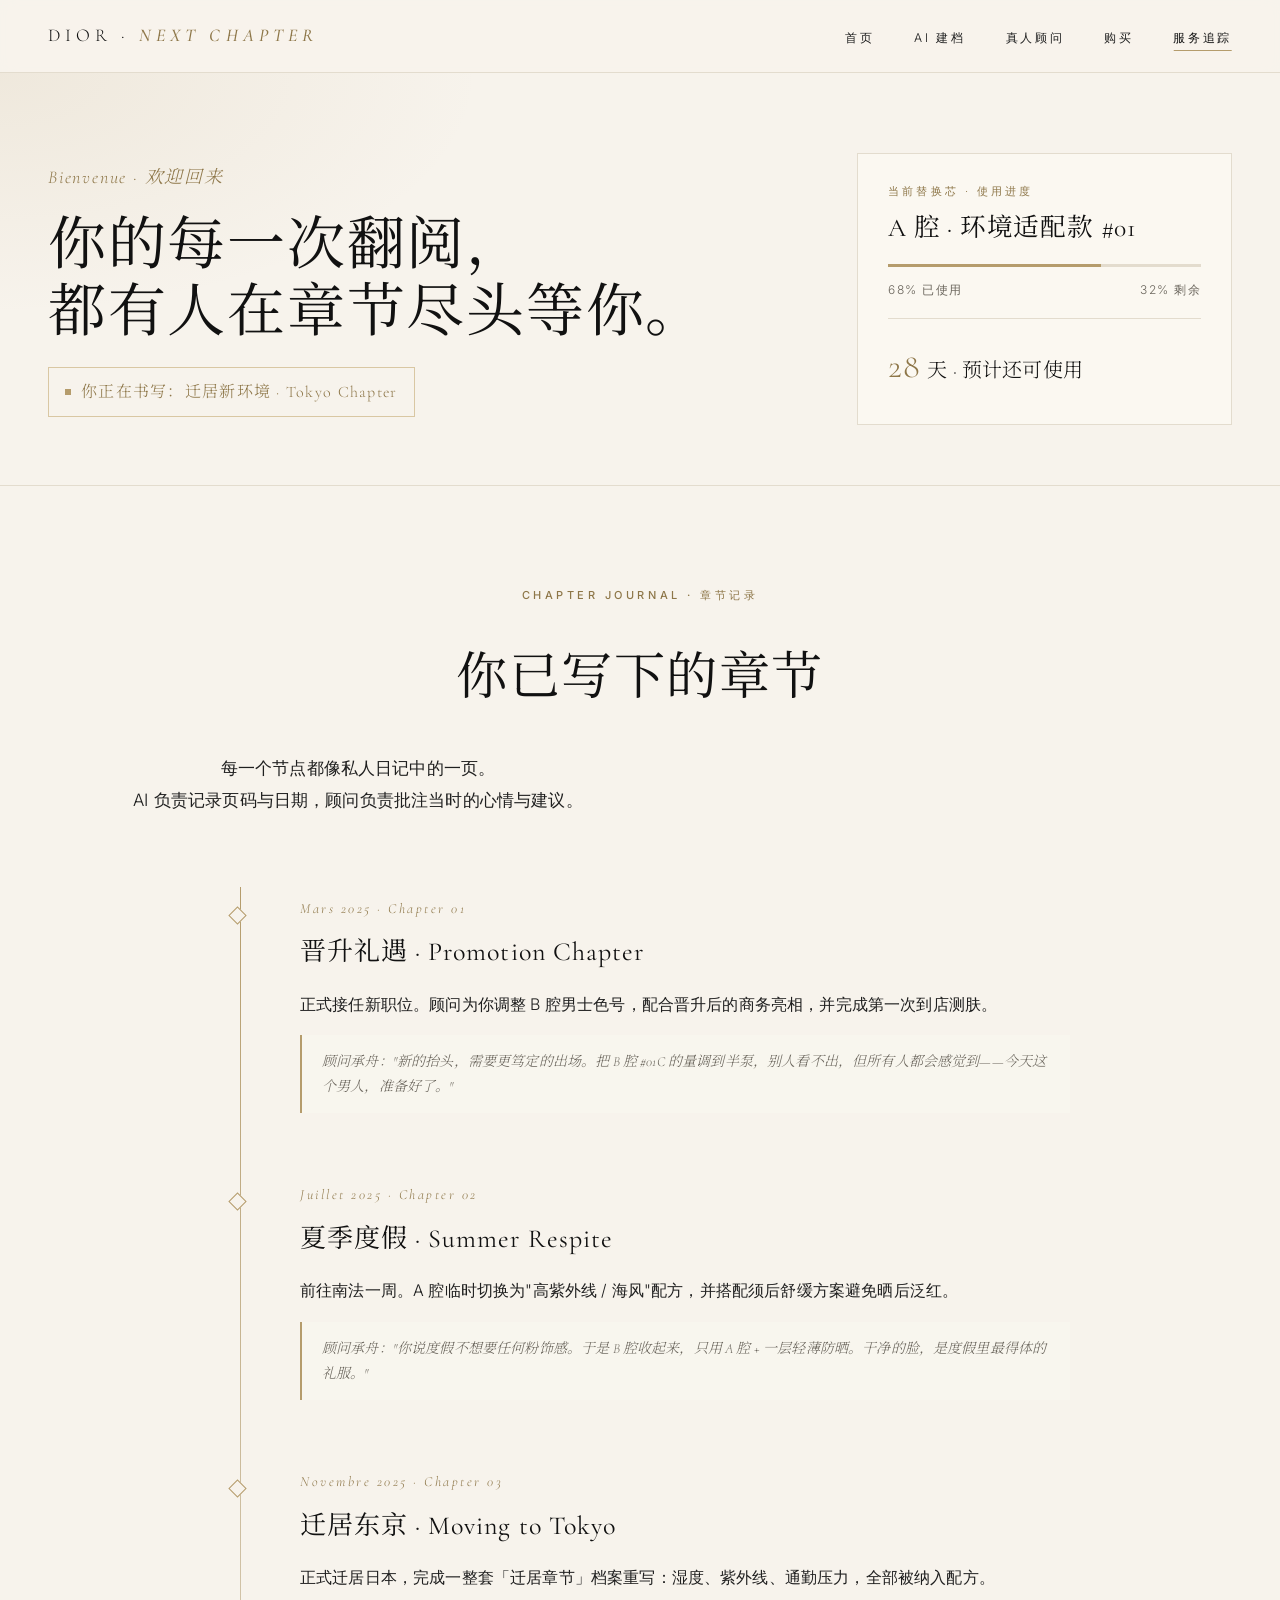
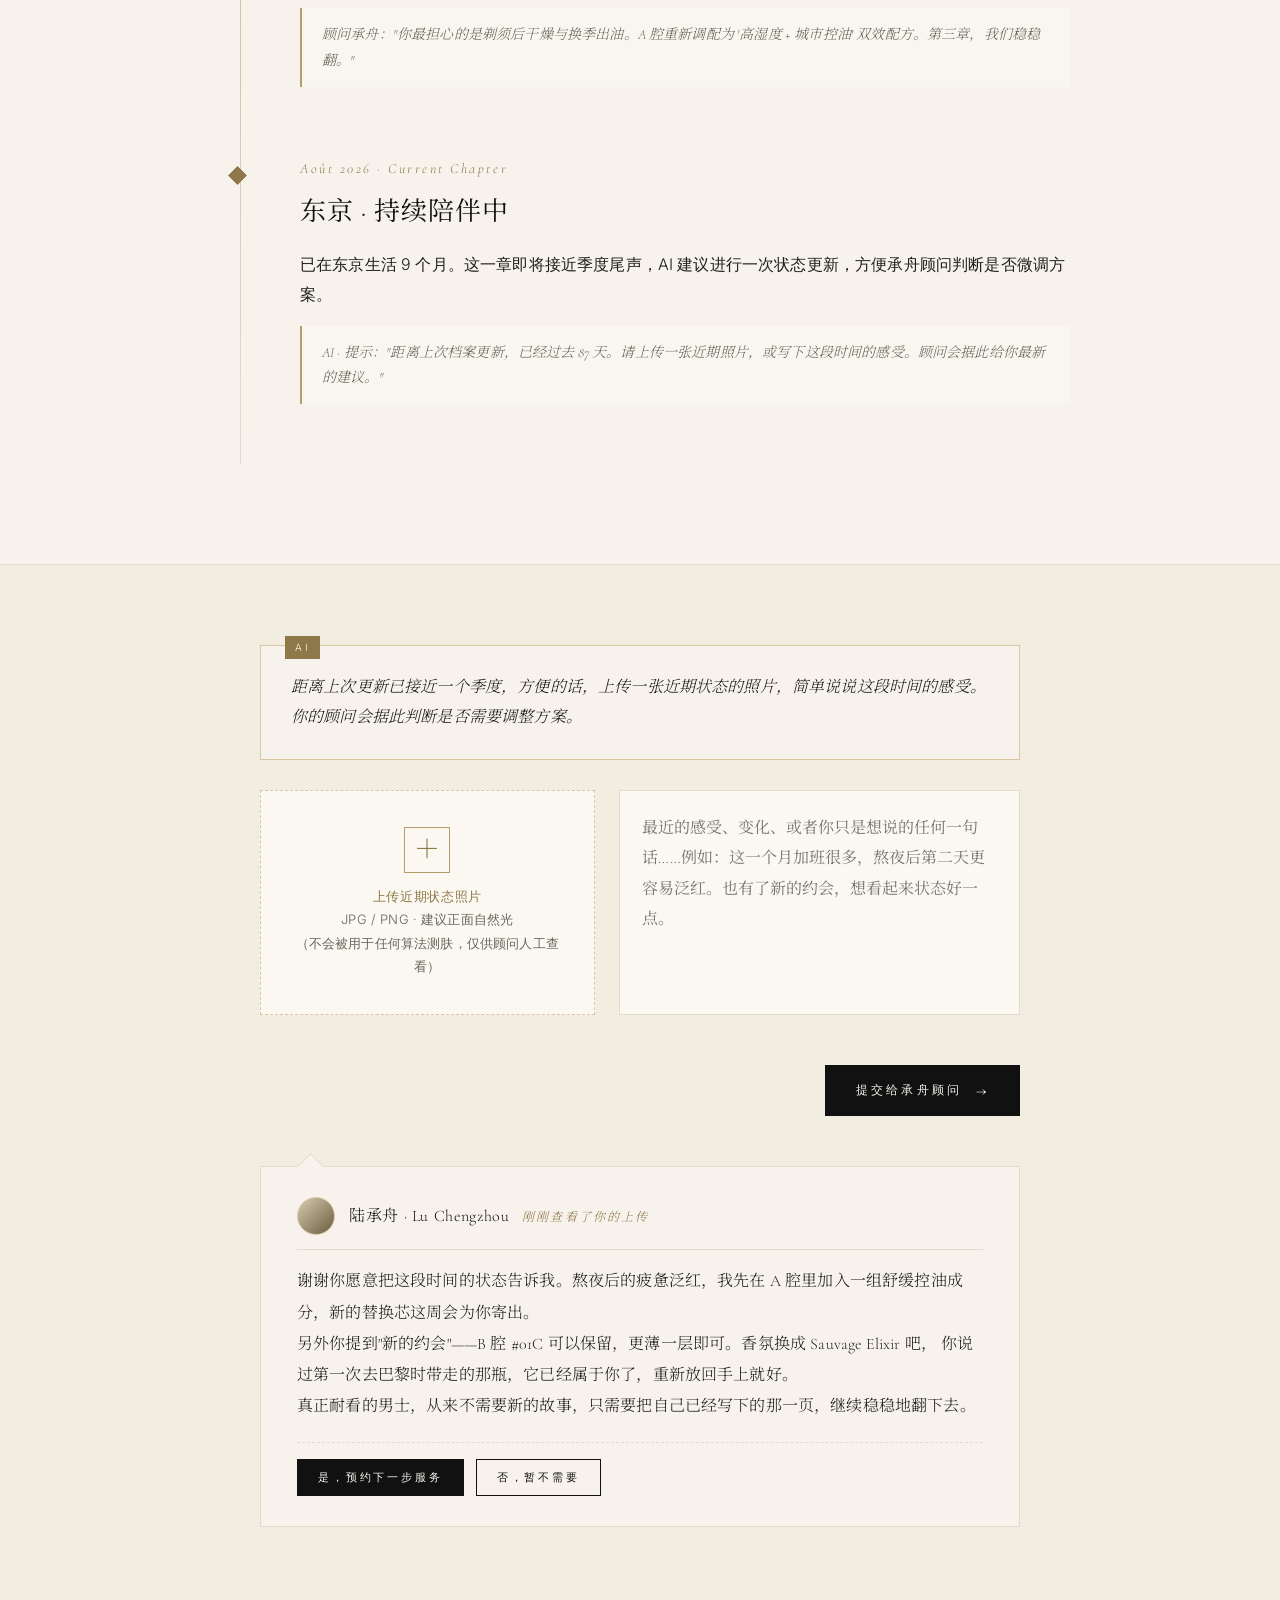
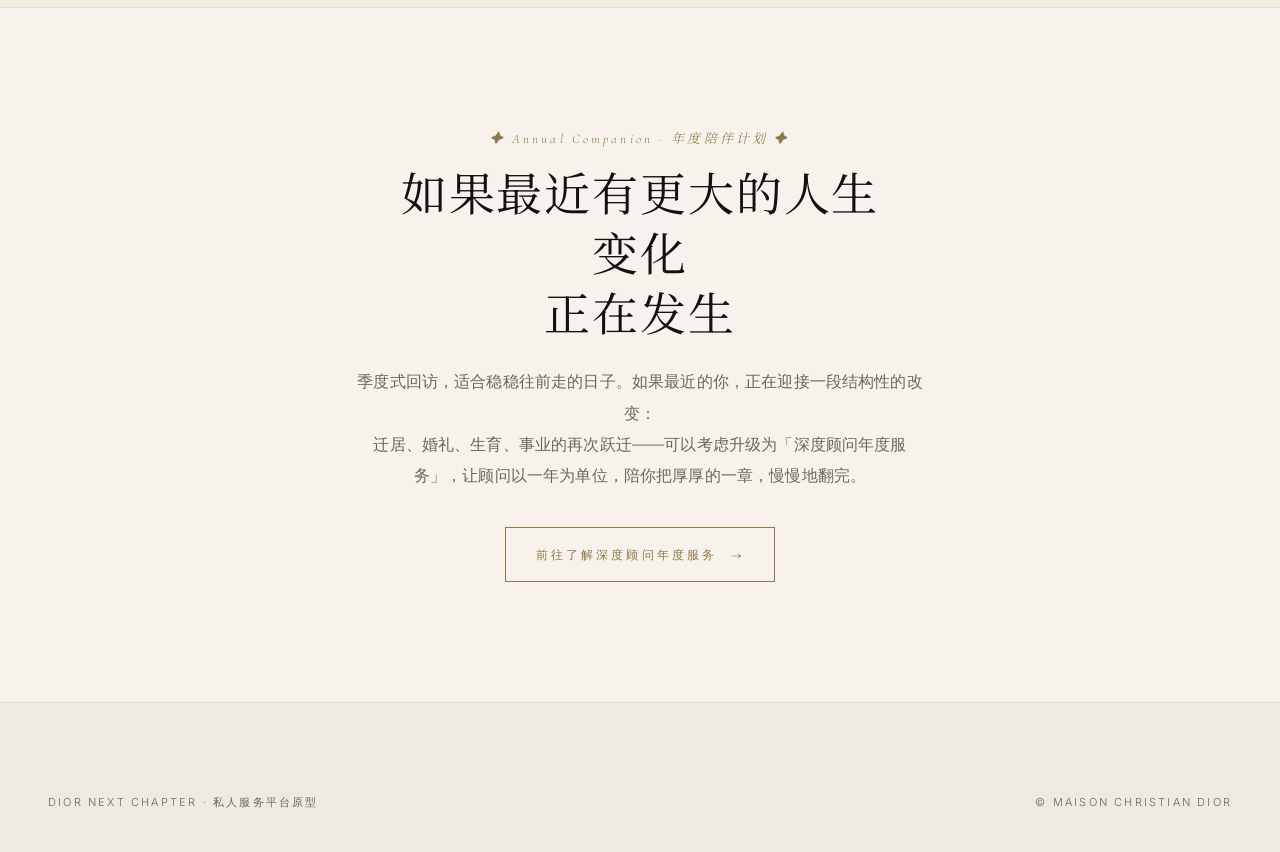
<file: tracker.html>
<!DOCTYPE html>
<html lang="zh-CN">
<head>
  <meta charset="UTF-8" />
  <meta name="viewport" content="width=device-width, initial-scale=1.0" />
  <title>Dior Next Chapter · 服务追踪与年度计划</title>
  <link rel="preconnect" href="https://fonts.googleapis.com">
  <link rel="preconnect" href="https://fonts.gstatic.com" crossorigin>
  <link href="https://fonts.googleapis.com/css2?family=Cormorant+Garamond:ital,wght@0,300;0,400;0,500;1,300;1,400;1,500&family=Inter:wght@200;300;400;500&family=Noto+Serif+SC:wght@300;400;500&display=swap" rel="stylesheet">
  <link rel="stylesheet" href="assets/css/styles.css" />
</head>
<body>

  <nav class="nav">
    <div class="container nav-inner">
      <a href="home.html" class="brand">Dior · <em>Next Chapter</em></a>
      <ul class="nav-links">
        <li><a href="home.html">首页</a></li>
        <li><a href="ai-profile.html">AI 建档</a></li>
        <li><a href="advisor.html">真人顾问</a></li>
        <li><a href="purchase.html">购买</a></li>
        <li><a href="tracker.html" class="active">服务追踪</a></li>
      </ul>
    </div>
  </nav>

  <!-- Welcome -->
  <section class="welcome">
    <div class="container welcome-grid">
      <div>
        <div class="hello">Bienvenue · 欢迎回来</div>
        <h1>你的每一次翻阅，<br/>都有人在章节尽头等你。</h1>
        <div class="ch-now">你正在书写：迁居新环境 · Tokyo Chapter</div>
      </div>
      <div class="refill-card">
        <div class="lb">当前替换芯 · 使用进度</div>
        <div class="h3" style="margin:0;">A 腔 · 环境适配款 #01</div>
        <div class="bar"></div>
        <div class="meta"><span>68% 已使用</span><span>32% 剩余</span></div>
        <div class="days"><em>28</em>天 · 预计还可使用</div>
      </div>
    </div>
  </section>

  <!-- Timeline -->
  <section class="timeline-block">
    <div class="container">
      <div class="head">
        <p class="eyebrow">Chapter Journal · 章节记录</p>
        <h2 class="h1">你已写下的章节</h2>
        <p class="lede center">每一个节点都像私人日记中的一页。<br/>AI 负责记录页码与日期，顾问负责批注当时的心情与建议。</p>
      </div>

      <div class="timeline">
        <div class="node">
          <div class="date">Mars 2025 · Chapter 01</div>
          <h4>晋升礼遇 · Promotion Chapter</h4>
          <p>正式接任新职位。顾问为你调整 B 腔男士色号，配合晋升后的商务亮相，并完成第一次到店测肤。</p>
          <div class="note">顾问承舟："新的抬头，需要更笃定的出场。把 B 腔 #01C 的量调到半泵，别人看不出，但所有人都会感觉到——今天这个男人，准备好了。"</div>
        </div>

        <div class="node">
          <div class="date">Juillet 2025 · Chapter 02</div>
          <h4>夏季度假 · Summer Respite</h4>
          <p>前往南法一周。A 腔临时切换为"高紫外线 / 海风"配方，并搭配须后舒缓方案避免晒后泛红。</p>
          <div class="note">顾问承舟："你说度假不想要任何粉饰感。于是 B 腔收起来，只用 A 腔 + 一层轻薄防晒。干净的脸，是度假里最得体的礼服。"</div>
        </div>

        <div class="node">
          <div class="date">Novembre 2025 · Chapter 03</div>
          <h4>迁居东京 · Moving to Tokyo</h4>
          <p>正式迁居日本，完成一整套「迁居章节」档案重写：湿度、紫外线、通勤压力，全部被纳入配方。</p>
          <div class="note">顾问承舟："你最担心的是剃须后干燥与换季出油。A 腔重新调配为 '高湿度 + 城市控油' 双效配方。第三章，我们稳稳翻。"</div>
        </div>

        <div class="node current">
          <div class="date">Août 2026 · Current Chapter</div>
          <h4>东京 · 持续陪伴中</h4>
          <p>已在东京生活 9 个月。这一章即将接近季度尾声，AI 建议进行一次状态更新，方便承舟顾问判断是否微调方案。</p>
          <div class="note">AI · 提示："距离上次档案更新，已经过去 87 天。请上传一张近期照片，或写下这段时间的感受。顾问会据此给你最新的建议。"</div>
        </div>
      </div>
    </div>
  </section>

  <!-- Feedback (AI提示 + 上传+文字) -->
  <section class="feedback">
    <div class="container">
      <div class="ai-hint">
        距离上次更新已接近一个季度，方便的话，上传一张近期状态的照片，简单说说这段时间的感受。你的顾问会据此判断是否需要调整方案。
      </div>

      <div class="feedback-grid">
        <div class="upload">
          <div class="plus">＋</div>
          <div class="tx"><b>上传近期状态照片</b><br/>JPG / PNG · 建议正面自然光<br/>（不会被用于任何算法测肤，仅供顾问人工查看）</div>
        </div>
        <textarea placeholder="最近的感受、变化、或者你只是想说的任何一句话……例如：这一个月加班很多，熬夜后第二天更容易泛红。也有了新的约会，想看起来状态好一点。"></textarea>
      </div>

      <div class="fb-actions">
        <button class="btn btn-fill"><span>提交给承舟顾问</span><span class="arrow">→</span></button>
      </div>

      <!-- 顾问回应模拟 -->
      <div class="advisor-bubble">
        <div class="who">
          <div class="mini-avatar" style="background: linear-gradient(135deg, #D8CBB0, #6B5C3F);"></div>
          <div class="nm">陆承舟 · Lu Chengzhou <em>刚刚查看了你的上传</em></div>
        </div>
        <p>
          谢谢你愿意把这段时间的状态告诉我。熬夜后的疲惫泛红，我先在 A 腔里加入一组舒缓控油成分，新的替换芯这周会为你寄出。<br/>
          另外你提到"新的约会"——B 腔 #01C 可以保留，更薄一层即可。香氛换成 Sauvage Elixir 吧，
          你说过第一次去巴黎时带走的那瓶，它已经属于你了，重新放回手上就好。<br/>
          真正耐看的男士，从来不需要新的故事，只需要把自己已经写下的那一页，继续稳稳地翻下去。
        </p>
        <div class="bubble-act">
          <button class="btn btn-fill">是，预约下一步服务</button>
          <button class="btn">否，暂不需要</button>
        </div>
      </div>
    </div>
  </section>

  <!-- Annual -->
  <section class="annual">
    <div class="container">
      <div class="brand-init">✦ Annual Companion · 年度陪伴计划 ✦</div>
      <h2>如果最近有更大的人生变化<br/>正在发生</h2>
      <p>
        季度式回访，适合稳稳往前走的日子。如果最近的你，正在迎接一段结构性的改变：<br/>
        迁居、婚礼、生育、事业的再次跃迁——可以考虑升级为「深度顾问年度服务」，让顾问以一年为单位，陪你把厚厚的一章，慢慢地翻完。
      </p>
      <a href="purchase.html#" class="btn btn-gold">
        <span>前往了解深度顾问年度服务</span>
        <span class="arrow">→</span>
      </a>
    </div>
  </section>

  <footer class="foot">
    <div class="container">
      <div class="foot-bot" style="padding-top: 0;">
        <span>Dior Next Chapter · 私人服务平台原型</span>
        <span>© Maison Christian Dior</span>
      </div>
    </div>
  </footer>
</body>
</html>
</file>
<file: assets/css/styles.css>
/* =========================================================
   Dior Next Chapter — Global Styles
   Palette: Ivory / Black / Champagne Gold
   ========================================================= */

:root {
  --ivory: #F7F3EC;
  --ivory-2: #EFEAE0;
  --ink: #111111;
  --ink-2: #1f1f1f;
  --muted: #6B665D;
  --line: #E3DCCE;
  --gold: #B59C6C;
  --gold-soft: #D9C7A3;
  --gold-deep: #8E7749;
  --serif: "Cormorant Garamond", "Noto Serif SC", "Songti SC", "SimSun", serif;
  --sans: "Inter", "PingFang SC", "Helvetica Neue", Helvetica, Arial, sans-serif;
  --max: 1320px;
}

* { box-sizing: border-box; }
html, body { margin: 0; padding: 0; }
body {
  background: var(--ivory);
  color: var(--ink);
  font-family: var(--sans);
  font-weight: 300;
  line-height: 1.75;
  -webkit-font-smoothing: antialiased;
  letter-spacing: 0.01em;
}
a { color: inherit; text-decoration: none; }
img { max-width: 100%; display: block; }
button { font-family: inherit; cursor: pointer; border: none; background: none; color: inherit; }
input, select, textarea { font-family: inherit; }

.container {
  width: 100%;
  max-width: var(--max);
  margin: 0 auto;
  padding: 0 48px;
}
@media (max-width: 720px) {
  .container { padding: 0 20px; }
}

/* ---------- Typography ---------- */
.display {
  font-family: var(--serif);
  font-weight: 400;
  font-size: clamp(44px, 7vw, 96px);
  line-height: 1.05;
  letter-spacing: 0.02em;
  margin: 0;
}
.h1, .h2, .h3 {
  font-family: var(--serif);
  font-weight: 400;
  color: var(--ink);
  letter-spacing: 0.03em;
}
.h1 { font-size: clamp(34px, 4vw, 54px); line-height: 1.2; }
.h2 { font-size: clamp(28px, 3vw, 40px); line-height: 1.25; }
.h3 { font-size: clamp(20px, 2vw, 26px); line-height: 1.35; }
.eyebrow {
  font-family: var(--sans);
  font-size: 11px;
  font-weight: 500;
  letter-spacing: 0.32em;
  text-transform: uppercase;
  color: var(--gold-deep);
  margin: 0 0 18px 0;
}
.lede {
  font-size: 17px;
  color: var(--ink-2);
  max-width: 62ch;
  line-height: 1.9;
}
.small {
  font-size: 13px;
  color: var(--muted);
  letter-spacing: 0.05em;
}
.price {
  font-family: var(--serif);
  font-weight: 400;
  color: var(--ink);
  letter-spacing: 0.02em;
}
.gold { color: var(--gold-deep); }
.center { text-align: center; }

/* ---------- Navigation ---------- */
.nav {
  position: sticky;
  top: 0;
  z-index: 40;
  background: rgba(247,243,236,0.88);
  backdrop-filter: saturate(120%) blur(8px);
  border-bottom: 1px solid var(--line);
}
.nav-inner {
  height: 72px;
  display: flex;
  align-items: center;
  justify-content: space-between;
}
.brand {
  font-family: var(--serif);
  font-size: 18px;
  letter-spacing: 0.28em;
  text-transform: uppercase;
}
.brand em { font-style: italic; color: var(--gold-deep); font-weight: 500; }
.nav-links {
  display: flex;
  align-items: center;
  gap: 40px;
  list-style: none;
  padding: 0; margin: 0;
}
.nav-links a {
  font-size: 12px;
  letter-spacing: 0.22em;
  text-transform: uppercase;
  color: var(--ink-2);
  position: relative;
  padding: 6px 0;
}
.nav-links a::after {
  content: "";
  position: absolute;
  left: 50%; bottom: 0;
  width: 0; height: 1px;
  background: var(--gold);
  transition: all .35s ease;
  transform: translateX(-50%);
}
.nav-links a:hover { color: var(--ink); }
.nav-links a:hover::after,
.nav-links a.active::after { width: 100%; }
.nav-links a.active { color: var(--ink); }
@media (max-width: 900px) {
  .nav-links { display: none; }
}

/* ---------- Buttons ---------- */
.btn {
  display: inline-flex;
  align-items: center;
  gap: 14px;
  padding: 16px 30px;
  font-size: 12px;
  letter-spacing: 0.26em;
  text-transform: uppercase;
  border: 1px solid var(--ink);
  background: transparent;
  color: var(--ink);
  transition: all .35s ease;
  white-space: nowrap;
}
.btn:hover {
  background: var(--ink);
  color: var(--ivory);
}
.btn-gold {
  border-color: var(--gold-deep);
  color: var(--gold-deep);
}
.btn-gold:hover {
  background: var(--gold-deep);
  border-color: var(--gold-deep);
  color: var(--ivory);
}
.btn-fill {
  background: var(--ink);
  color: var(--ivory);
  border-color: var(--ink);
}
.btn-fill:hover {
  background: var(--gold-deep);
  border-color: var(--gold-deep);
}
.btn .arrow {
  font-family: var(--serif);
  font-size: 16px;
  line-height: 1;
  transition: transform .35s ease;
}
.btn:hover .arrow { transform: translateX(4px); }

/* ---------- Divider ---------- */
.divider {
  width: 56px;
  height: 1px;
  background: var(--gold);
  margin: 0 auto;
}
.divider.left { margin: 0; }

/* ---------- Section spacing ---------- */
.section {
  padding: 140px 0;
}
.section-sm { padding: 90px 0; }
@media (max-width: 720px) {
  .section { padding: 90px 0; }
}

/* =========================================================
   Page 0 — Login
   ========================================================= */
.login-wrap {
  min-height: 100vh;
  background:
    radial-gradient(1200px 700px at 85% -10%, rgba(181,156,108,0.10), transparent 60%),
    radial-gradient(900px 500px at -10% 110%, rgba(181,156,108,0.08), transparent 60%),
    var(--ivory);
  display: flex;
  flex-direction: column;
}
.login-head {
  padding: 64px 48px 0;
  text-align: center;
}
.login-head .brand {
  font-size: 20px;
  letter-spacing: 0.4em;
}
.login-motto {
  font-family: var(--serif);
  font-style: italic;
  color: var(--muted);
  margin-top: 14px;
  font-size: 14px;
  letter-spacing: 0.12em;
}
.login-main {
  flex: 1;
  display: flex;
  align-items: center;
  justify-content: center;
  padding: 60px 48px 100px;
}
.login-title {
  max-width: var(--max);
  margin: 0 auto 64px;
  text-align: center;
  padding: 0 48px;
}
.login-title .h1 { margin-bottom: 18px; }
.login-title .lede { margin: 0 auto; }

.entry-grid {
  display: grid;
  grid-template-columns: repeat(3, 1fr);
  gap: 36px;
  max-width: var(--max);
  width: 100%;
  margin: 0 auto;
}
@media (max-width: 1024px) {
  .entry-grid { grid-template-columns: 1fr; max-width: 520px; gap: 28px; }
  .login-head { padding: 48px 24px 0; }
  .login-main { padding: 40px 20px 80px; }
  .login-title { padding: 0 20px; }
}

.entry-card {
  background: #FBF8F1;
  border: 1px solid var(--line);
  padding: 52px 40px 44px;
  position: relative;
  transition: all .5s ease;
  min-height: 440px;
  display: flex;
  flex-direction: column;
}
.entry-card::before {
  content: "";
  position: absolute;
  top: 0; left: 0; right: 0;
  height: 2px;
  background: linear-gradient(90deg, transparent, var(--gold-soft), transparent);
  opacity: 0;
  transition: opacity .5s ease;
}
.entry-card:hover {
  transform: translateY(-3px);
  border-color: var(--gold-soft);
}
.entry-card:hover::before { opacity: 1; }

.entry-card .num {
  font-family: var(--serif);
  font-style: italic;
  color: var(--gold-deep);
  font-size: 14px;
  letter-spacing: 0.2em;
  margin-bottom: 28px;
}
.entry-card .h3 { margin: 0 0 10px; }
.entry-card .hint {
  color: var(--muted);
  font-size: 13px;
  line-height: 1.85;
  margin: 0 0 28px;
}
.entry-card .tag {
  display: inline-block;
  align-self: flex-start;
  font-size: 10px;
  letter-spacing: 0.3em;
  text-transform: uppercase;
  padding: 6px 12px;
  border: 1px solid var(--gold-soft);
  color: var(--gold-deep);
  margin-bottom: 22px;
}

.field {
  display: block;
  width: 100%;
  background: transparent;
  border: none;
  border-bottom: 1px solid var(--ink-2);
  padding: 14px 2px;
  font-size: 14px;
  color: var(--ink);
  outline: none;
  transition: border-color .3s ease;
}
.field::placeholder { color: var(--muted); font-weight: 300; }
.field:focus { border-bottom-color: var(--gold-deep); }

.entry-form { margin-top: auto; }
.entry-form .field + .btn { margin-top: 30px; width: 100%; justify-content: center; }
.entry-card > .btn { margin-top: auto; width: 100%; justify-content: center; }

/* Loader */
.loader {
  display: none;
  align-items: center;
  gap: 12px;
  margin-top: 18px;
  font-size: 12px;
  letter-spacing: 0.2em;
  color: var(--muted);
}
.loader.show { display: inline-flex; }
.loader .dot {
  width: 6px; height: 6px;
  background: var(--gold);
  border-radius: 50%;
  animation: pulse 1.4s infinite ease-in-out;
}
.loader .dot:nth-child(2) { animation-delay: .2s; }
.loader .dot:nth-child(3) { animation-delay: .4s; }
@keyframes pulse {
  0%, 80%, 100% { opacity: .25; transform: scale(.8); }
  40% { opacity: 1; transform: scale(1); }
}

.login-foot {
  text-align: center;
  padding: 24px 48px 36px;
  color: var(--muted);
  font-size: 11px;
  letter-spacing: 0.2em;
  text-transform: uppercase;
}

/* =========================================================
   Page 1 — Home
   ========================================================= */

/* Hero */
.hero {
  min-height: 92vh;
  display: flex;
  align-items: center;
  position: relative;
  overflow: hidden;
  padding: 80px 0 120px;
}
.hero-bg {
  position: absolute;
  inset: 0;
  z-index: 0;
  background:
    radial-gradient(70% 80% at 85% 20%, rgba(181,156,108,0.12), transparent 60%),
    linear-gradient(180deg, var(--ivory) 0%, #F1EBDD 100%);
}
.hero-bg::after {
  content: "";
  position: absolute;
  inset: 0;
  background:
    url("https://trae-api-cn.mchost.guru/api/ide/v1/text_to_image?prompt=luxury%20editorial%20soft%20light%20through%20sheer%20curtains%20ivory%20room%20champagne%20gold%20accents%20minimal%20elegant%20dior%20aesthetic&image_size=landscape_16_9")
    center/cover no-repeat;
  opacity: .16;
  mix-blend-mode: multiply;
}
.hero .container {
  position: relative;
  z-index: 1;
  display: grid;
  grid-template-columns: 1.1fr 0.9fr;
  gap: 80px;
  align-items: center;
}
@media (max-width: 900px) {
  .hero .container { grid-template-columns: 1fr; gap: 40px; }
  .hero { min-height: auto; padding: 60px 0 80px; }
}
.hero-text .eyebrow { margin-bottom: 28px; }
.hero-text .display { margin-bottom: 28px; }
.hero-text .lede {
  font-family: var(--serif);
  font-size: 20px;
  color: var(--ink-2);
  font-style: italic;
  line-height: 1.7;
  margin: 0 0 44px;
}
.hero-photo-frame {
  position: relative;
  aspect-ratio: 4 / 5;
  border: 1px solid var(--gold-soft);
  padding: 14px;
  background: var(--ivory);
}
.hero-photo-frame img {
  width: 100%;
  height: 100%;
  object-fit: cover;
  filter: saturate(.95);
}
.hero-photo-frame::after {
  content: "N°01 — The Beginning";
  position: absolute;
  bottom: -28px;
  left: 0;
  font-family: var(--serif);
  font-style: italic;
  color: var(--gold-deep);
  font-size: 14px;
  letter-spacing: 0.15em;
}

/* Product intro */
.product-intro {
  display: grid;
  grid-template-columns: 1fr 1fr;
  gap: 100px;
  align-items: center;
}
@media (max-width: 900px) {
  .product-intro { grid-template-columns: 1fr; gap: 50px; }
}
.product-photo {
  position: relative;
  background: #EFE9DB;
  padding: 60px 40px;
}
.product-photo img {
  width: 100%;
  aspect-ratio: 1 / 1;
  object-fit: cover;
  mix-blend-mode: multiply;
}
.product-text .h1 { margin-bottom: 28px; }
.product-text .divider.left { margin: 30px 0 40px; }
.product-point {
  display: grid;
  grid-template-columns: 48px 1fr;
  gap: 22px;
  align-items: flex-start;
  padding: 26px 0;
  border-top: 1px solid var(--line);
}
.product-point:last-of-type { border-bottom: 1px solid var(--line); }
.product-point .n {
  font-family: var(--serif);
  color: var(--gold-deep);
  font-size: 22px;
  letter-spacing: 0.1em;
}
.product-point h4 {
  font-family: var(--serif);
  font-weight: 400;
  font-size: 20px;
  margin: 0 0 8px;
  letter-spacing: 0.04em;
}
.product-point p {
  margin: 0;
  color: var(--muted);
  font-size: 14px;
  line-height: 1.9;
}

/* Three states */
.states-grid {
  display: grid;
  grid-template-columns: repeat(3, 1fr);
  gap: 56px;
  margin-top: 70px;
}
@media (max-width: 900px) {
  .states-grid { grid-template-columns: 1fr; gap: 40px; }
}
.state {
  padding: 48px 36px;
  background: #FBF8F1;
  border-top: 1px solid var(--gold);
  position: relative;
  transition: all .4s ease;
}
.state:hover { transform: translateY(-4px); }
.state .ch {
  font-family: var(--serif);
  font-style: italic;
  color: var(--gold-deep);
  font-size: 12px;
  letter-spacing: 0.28em;
  text-transform: uppercase;
  margin-bottom: 20px;
}
.state .h3 { margin: 0 0 20px; }
.state p {
  color: var(--muted);
  font-size: 14px;
  line-height: 1.95;
  margin: 0;
}
.state .num-lg {
  position: absolute;
  top: 24px;
  right: 32px;
  font-family: var(--serif);
  font-size: 72px;
  line-height: 1;
  color: rgba(181,156,108,0.16);
}

/* Chapters — life scenes */
.chapters-head { text-align: center; margin-bottom: 72px; }
.chapters-head .h1 { margin-bottom: 18px; }
.chapters-head .lede { margin: 0 auto; }
.chapters-grid {
  display: grid;
  grid-template-columns: repeat(4, 1fr);
  gap: 32px;
}
@media (max-width: 1024px) { .chapters-grid { grid-template-columns: repeat(2,1fr); } }
@media (max-width: 600px)  { .chapters-grid { grid-template-columns: 1fr; } }
.chapter {
  position: relative;
  overflow: hidden;
  background: var(--ivory-2);
}
.chapter-img {
  aspect-ratio: 3 / 4;
  position: relative;
  overflow: hidden;
}
.chapter-img img {
  width: 100%; height: 100%;
  object-fit: cover;
  filter: saturate(.9) contrast(.95);
  transition: transform 1.2s ease;
}
.chapter:hover .chapter-img img { transform: scale(1.05); }
.chapter-label {
  position: absolute;
  top: 18px; left: 18px;
  background: rgba(247,243,236,0.85);
  padding: 6px 12px;
  font-size: 10px;
  letter-spacing: 0.28em;
  color: var(--gold-deep);
  text-transform: uppercase;
}
.chapter-body {
  padding: 28px 26px 32px;
  border-left: 1px solid var(--line);
  border-right: 1px solid var(--line);
  border-bottom: 1px solid var(--line);
}
.chapter-body h4 {
  font-family: var(--serif);
  font-weight: 400;
  font-size: 24px;
  margin: 0 0 12px;
  letter-spacing: 0.04em;
}
.chapter-body p {
  color: var(--muted);
  font-size: 13px;
  line-height: 1.9;
  margin: 0;
}

/* Dual advisors */
.advisors {
  background:
    linear-gradient(180deg, #161616 0%, #0F0F0F 100%);
  color: #EFEAE0;
  position: relative;
}
.advisors::before {
  content: "";
  position: absolute;
  inset: 40px;
  border: 1px solid rgba(181,156,108,0.3);
  pointer-events: none;
}
.advisors .container { position: relative; }
.advisors .eyebrow { color: var(--gold-soft); }
.advisors .h1 { color: var(--ivory); margin-bottom: 20px; }
.advisors .lede { color: rgba(239,234,224,0.78); margin: 0 auto 80px; }
.dual {
  display: grid;
  grid-template-columns: 1fr 1fr;
  gap: 0;
  border-top: 1px solid rgba(239,234,224,0.18);
  border-bottom: 1px solid rgba(239,234,224,0.18);
}
@media (max-width: 900px) {
  .dual { grid-template-columns: 1fr; }
}
.dual-col {
  padding: 70px 60px;
  position: relative;
}
.dual-col:first-child { border-right: 1px solid rgba(239,234,224,0.18); }
@media (max-width: 900px) {
  .dual-col:first-child { border-right: none; border-bottom: 1px solid rgba(239,234,224,0.18); }
  .dual-col { padding: 46px 20px; }
}
.dual-col .icon {
  width: 44px; height: 44px;
  border: 1px solid var(--gold);
  color: var(--gold);
  font-family: var(--serif);
  display: flex; align-items: center; justify-content: center;
  margin-bottom: 30px;
  font-size: 18px;
  letter-spacing: 0.1em;
}
.dual-col h3 {
  font-family: var(--serif);
  font-weight: 400;
  font-size: 30px;
  letter-spacing: 0.05em;
  margin: 0 0 16px;
  color: var(--ivory);
}
.dual-col p {
  color: rgba(239,234,224,0.7);
  line-height: 1.9;
  margin: 0 0 28px;
}
.dual-col ul {
  list-style: none; padding: 0; margin: 0;
  border-top: 1px solid rgba(239,234,224,0.15);
}
.dual-col li {
  padding: 16px 0;
  border-bottom: 1px solid rgba(239,234,224,0.15);
  font-size: 13px;
  letter-spacing: 0.05em;
  color: rgba(239,234,224,0.8);
  display: flex;
  gap: 14px;
}
.dual-col li::before {
  content: "";
  width: 8px; height: 8px;
  margin-top: 8px;
  flex: 0 0 auto;
  background: var(--gold);
  transform: rotate(45deg);
  opacity: .85;
}

/* Footer */
.foot {
  background: var(--ivory-2);
  padding: 90px 0 40px;
  border-top: 1px solid var(--line);
}
.foot-top {
  display: grid;
  grid-template-columns: 1.4fr 1fr 1fr;
  gap: 60px;
  padding-bottom: 60px;
  border-bottom: 1px solid var(--line);
}
@media (max-width: 820px) { .foot-top { grid-template-columns: 1fr; gap: 40px; } }
.foot .brand { margin-bottom: 20px; }
.foot-tagline {
  font-family: var(--serif);
  font-style: italic;
  color: var(--ink-2);
  font-size: 16px;
  line-height: 1.85;
  max-width: 42ch;
}
.foot h5 {
  font-family: var(--sans);
  font-size: 11px;
  letter-spacing: 0.3em;
  text-transform: uppercase;
  font-weight: 500;
  margin: 0 0 22px;
  color: var(--gold-deep);
}
.foot-links { list-style: none; padding: 0; margin: 0; }
.foot-links li {
  border-bottom: 1px solid var(--line);
  padding: 12px 0;
  font-size: 13px;
  color: var(--ink-2);
  letter-spacing: 0.05em;
}
.foot-links li a { transition: color .3s; }
.foot-links li a:hover { color: var(--gold-deep); }
.foot-bot {
  display: flex;
  align-items: center;
  justify-content: space-between;
  padding-top: 28px;
  font-size: 11px;
  letter-spacing: 0.2em;
  color: var(--muted);
  text-transform: uppercase;
}
@media (max-width: 720px) {
  .foot-bot { flex-direction: column; gap: 10px; text-align: center; }
}

/* =========================================================
   Pages 3–6 — shared page shell
   ========================================================= */
.page-head {
  padding: 120px 0 80px;
  background:
    radial-gradient(800px 400px at 50% 0%, rgba(181,156,108,0.08), transparent 60%);
  text-align: center;
  border-bottom: 1px solid var(--line);
}
.page-head .eyebrow { margin-bottom: 18px; }
.page-head .h1 { margin-bottom: 20px; }
.page-head .lede { margin: 0 auto; }

/* Shell — placeholder card */
.shell-note {
  text-align: center;
  padding: 60px 40px;
  border: 1px dashed var(--gold-soft);
  color: var(--muted);
  font-family: var(--serif);
  font-style: italic;
  letter-spacing: 0.05em;
  background: rgba(255,255,255,0.35);
  margin: 0 auto;
  max-width: 760px;
  font-size: 16px;
}
.shell-grid {
  display: grid;
  gap: 36px;
  margin-top: 60px;
}
.shell-block {
  padding: 48px 40px;
  border: 1px solid var(--line);
  background: #FBF8F1;
}
.shell-block h3 {
  margin: 0 0 8px;
}
.shell-block .ch {
  font-family: var(--serif);
  font-style: italic;
  color: var(--gold-deep);
  font-size: 12px;
  letter-spacing: 0.28em;
  text-transform: uppercase;
  margin-bottom: 14px;
}
.shell-block .ch::before {
  content: "§ ";
  color: var(--gold);
}
.shell-block p {
  color: var(--muted);
  line-height: 1.9;
  margin: 0 0 0;
}
.shell-block .divider.left { margin: 26px 0; }

/* ============ Page 3 — AI Profile ============ */
.progress {
  display: flex;
  align-items: center;
  justify-content: space-between;
  gap: 10px;
  margin: 40px 0 60px;
}
.progress .seg {
  flex: 1;
  height: 2px;
  background: var(--line);
  position: relative;
}
.progress .seg::after {
  content: "";
  position: absolute;
  left: 0; top: 0; bottom: 0;
  width: 0%;
  background: var(--gold);
  transition: width .5s ease;
}
.progress .seg.done::after { width: 100%; }
.progress .step {
  width: 36px; height: 36px;
  border: 1px solid var(--line);
  background: var(--ivory);
  display: flex; align-items: center; justify-content: center;
  font-family: var(--serif);
  font-size: 14px;
  color: var(--muted);
  transition: all .3s;
}
.progress .step.on {
  border-color: var(--gold);
  color: var(--gold-deep);
  box-shadow: 0 0 0 4px rgba(217,199,163,0.2);
}
.progress .step.done {
  background: var(--gold-deep);
  border-color: var(--gold-deep);
  color: var(--ivory);
}

.steps-wrap {
  max-width: 880px;
  margin: 0 auto;
}
.step-panel {
  display: none;
  animation: fadeUp .5s ease both;
}
.step-panel.on { display: block; }
@keyframes fadeUp {
  from { opacity: 0; transform: translateY(12px); }
  to   { opacity: 1; transform: translateY(0); }
}
.step-panel .q-h {
  font-family: var(--serif);
  font-size: clamp(26px, 3vw, 38px);
  font-weight: 400;
  letter-spacing: 0.04em;
  margin: 0 0 10px;
}
.step-panel .q-sub {
  color: var(--muted);
  font-family: var(--serif);
  font-style: italic;
  font-size: 16px;
  margin: 0 0 40px;
}
.cards {
  display: grid;
  grid-template-columns: repeat(3, 1fr);
  gap: 20px;
  margin-bottom: 40px;
}
@media (max-width: 780px) { .cards { grid-template-columns: 1fr; } }
.card-choice {
  border: 1px solid var(--line);
  background: var(--ivory);
  padding: 30px 24px;
  cursor: pointer;
  transition: all .3s;
  text-align: left;
  position: relative;
}
.card-choice:hover { border-color: var(--gold-soft); }
.card-choice.on {
  border-color: var(--gold);
  background: #FBF8F1;
}
.card-choice.on::before {
  content: "";
  position: absolute;
  inset: 6px;
  border: 1px solid var(--gold);
  pointer-events: none;
}
.card-choice .tt {
  font-family: var(--serif);
  font-size: 20px;
  letter-spacing: 0.05em;
  margin-bottom: 8px;
}
.card-choice .desc { font-size: 13px; color: var(--muted); line-height: 1.8; }

textarea.big {
  width: 100%;
  min-height: 220px;
  padding: 32px;
  border: 1px solid var(--line);
  background: #FDFBF6;
  font-family: var(--serif);
  font-size: 20px;
  line-height: 1.9;
  letter-spacing: 0.03em;
  color: var(--ink);
  resize: vertical;
  outline: none;
  transition: border-color .3s;
}
textarea.big:focus { border-color: var(--gold); }
textarea.big::placeholder { color: #b5ada0; font-style: italic; }

.form-row {
  display: grid;
  grid-template-columns: 1fr 1fr;
  gap: 28px;
  margin-bottom: 28px;
}
@media (max-width: 720px) { .form-row { grid-template-columns: 1fr; } }
.form-item label {
  display: block;
  font-size: 11px;
  letter-spacing: 0.28em;
  text-transform: uppercase;
  color: var(--gold-deep);
  margin-bottom: 10px;
}
.form-item .field { font-size: 16px; }

.step-nav {
  display: flex;
  justify-content: space-between;
  margin-top: 50px;
  padding-top: 30px;
  border-top: 1px solid var(--line);
}
.step-nav .ghost {
  font-size: 12px;
  letter-spacing: 0.24em;
  text-transform: uppercase;
  padding: 14px 20px;
  color: var(--muted);
  transition: color .3s;
}
.step-nav .ghost:hover { color: var(--ink); }

.lab-note {
  border-left: 2px solid var(--gold);
  background: #FBF8F1;
  padding: 32px 36px;
  margin-bottom: 40px;
  font-family: var(--serif);
  color: var(--ink-2);
  line-height: 1.9;
}
.lab-note strong { color: var(--gold-deep); letter-spacing: 0.1em; font-weight: 500; }

.slots {
  display: grid;
  grid-template-columns: repeat(4, 1fr);
  gap: 12px;
}
@media (max-width: 720px) { .slots { grid-template-columns: repeat(2,1fr); } }
.slot {
  padding: 16px 12px;
  text-align: center;
  border: 1px solid var(--line);
  font-family: var(--serif);
  font-size: 15px;
  color: var(--ink-2);
  transition: all .25s;
}
.slot:hover { border-color: var(--gold); }
.slot.on {
  background: var(--gold-deep);
  color: var(--ivory);
  border-color: var(--gold-deep);
}

/* ============ Page 4 — Advisor ============ */
.match-card {
  display: grid;
  grid-template-columns: 220px 1fr;
  gap: 50px;
  padding: 50px;
  border: 1px solid var(--line);
  background: #FBF8F1;
  max-width: 900px;
  margin: 0 auto 60px;
  align-items: center;
}
@media (max-width: 720px) {
  .match-card { grid-template-columns: 1fr; padding: 32px; text-align: center; gap: 26px; }
}
.avatar {
  width: 220px; height: 220px;
  border-radius: 50%;
  background:
    radial-gradient(circle at 30% 30%, #EDE4D0, #B49E76 70%);
  border: 8px solid var(--ivory);
  box-shadow: 0 0 0 1px var(--gold-soft);
  display: flex; align-items: flex-end; justify-content: center;
  overflow: hidden;
}
.avatar::after {
  content: "C.L.";
  font-family: var(--serif);
  font-style: italic;
  font-size: 42px;
  color: rgba(17,17,17,0.6);
  padding-bottom: 60px;
}
.match-info .eyebrow { margin-bottom: 10px; }
.match-info .h2 { margin-bottom: 14px; }
.match-info .role {
  color: var(--gold-deep);
  letter-spacing: 0.18em;
  font-size: 12px;
  text-transform: uppercase;
  margin-bottom: 18px;
}
.match-info p { color: var(--ink-2); line-height: 1.9; margin: 0 0 14px; }
.tags {
  display: flex; flex-wrap: wrap; gap: 8px; margin-top: 16px;
}
.tags span {
  font-size: 11px;
  letter-spacing: 0.2em;
  padding: 6px 10px;
  border: 1px solid var(--gold-soft);
  color: var(--gold-deep);
  text-transform: uppercase;
}

.dual-opt {
  display: grid;
  grid-template-columns: 1fr 1fr;
  gap: 30px;
  max-width: 900px;
  margin: 0 auto 80px;
}
@media (max-width: 720px) { .dual-opt { grid-template-columns: 1fr; } }
.opt {
  padding: 42px 36px;
  border: 1px solid var(--line);
  background: var(--ivory);
  text-align: center;
  cursor: pointer;
  transition: all .3s;
}
.opt:hover { border-color: var(--gold); }
.opt.on {
  border-color: var(--gold);
  background: #FBF8F1;
}
.opt .mark {
  width: 46px; height: 46px;
  border: 1px solid var(--gold);
  color: var(--gold-deep);
  font-family: var(--serif);
  display: flex; align-items: center; justify-content: center;
  margin: 0 auto 20px;
  font-size: 18px;
}
.opt h4 {
  font-family: var(--serif);
  font-weight: 400;
  font-size: 22px;
  letter-spacing: 0.06em;
  margin: 0 0 8px;
}
.opt p {
  color: var(--muted);
  font-size: 13px;
  line-height: 1.8;
  margin: 0;
}

.thinking {
  display: none;
  text-align: center;
  padding: 60px 20px;
  max-width: 640px;
  margin: 0 auto 80px;
}
.thinking.show { display: block; }
.thinking .brand-init {
  font-family: var(--serif);
  font-style: italic;
  color: var(--gold-deep);
  letter-spacing: 0.2em;
  font-size: 13px;
  margin-bottom: 24px;
}
.thinking p {
  font-family: var(--serif);
  font-size: 22px;
  line-height: 1.7;
  color: var(--ink-2);
  margin: 0 0 30px;
}
.think-dots { display: inline-flex; gap: 8px; }
.think-dots i {
  width: 6px; height: 6px; border-radius: 50%;
  background: var(--gold);
  animation: pulse 1.4s infinite ease-in-out;
  display: inline-block;
}
.think-dots i:nth-child(2) { animation-delay: .2s; }
.think-dots i:nth-child(3) { animation-delay: .4s; }

/* Letter / recommendation */
.letter-wrap {
  display: none;
  max-width: 820px;
  margin: 0 auto 60px;
}
.letter-wrap.show { display: block; animation: fadeUp .6s ease both; }
.letter {
  position: relative;
  background: #FDFBF5;
  border: 1px solid var(--gold-soft);
  padding: 70px 70px 80px;
  box-shadow:
    0 1px 0 0 rgba(181,156,108,0.2),
    0 22px 40px -30px rgba(142,119,73,0.25);
}
.letter::before, .letter::after {
  content: "";
  position: absolute;
  left: 60px; right: 60px;
  height: 1px;
  background: linear-gradient(90deg, transparent, var(--gold), transparent);
}
.letter::before { top: 40px; }
.letter::after { bottom: 50px; }
.letter-head {
  text-align: center;
  margin-bottom: 50px;
}
.letter-head .l-monogram {
  font-family: var(--serif);
  font-style: italic;
  color: var(--gold-deep);
  letter-spacing: 0.3em;
  font-size: 12px;
  margin-bottom: 14px;
}
.letter-head .l-date {
  font-family: var(--serif);
  font-style: italic;
  color: var(--muted);
  font-size: 13px;
  letter-spacing: 0.12em;
}
.letter h2 {
  font-family: var(--serif);
  font-weight: 400;
  font-size: 30px;
  letter-spacing: 0.04em;
  margin: 0 0 34px;
}
.letter p {
  font-family: var(--serif);
  font-size: 18px;
  line-height: 2;
  color: var(--ink-2);
  margin: 0 0 18px;
}
.letter ul.rec {
  list-style: none;
  padding: 26px 0;
  margin: 28px 0 36px;
  border-top: 1px solid var(--line);
  border-bottom: 1px solid var(--line);
}
.letter ul.rec li {
  font-family: var(--serif);
  font-size: 17px;
  line-height: 2.1;
  color: var(--ink);
  display: grid;
  grid-template-columns: 140px 1fr;
  gap: 24px;
}
.letter ul.rec li b {
  font-weight: 400;
  color: var(--gold-deep);
  font-style: italic;
  letter-spacing: 0.05em;
}
.letter-sign {
  margin-top: 60px;
  text-align: right;
}
.letter-sign .sign {
  font-family: var(--serif);
  font-style: italic;
  font-size: 30px;
  color: var(--ink);
  margin-bottom: 4px;
  letter-spacing: 0.04em;
}
.letter-sign .sign-role {
  font-size: 11px;
  letter-spacing: 0.28em;
  text-transform: uppercase;
  color: var(--muted);
}
.letter-cta {
  display: flex;
  justify-content: center;
  gap: 20px;
  margin-top: 40px;
  flex-wrap: wrap;
}

/* ============ Page 5 — Purchase ============ */
.purchase-block {
  display: grid;
  grid-template-columns: 1.1fr 0.9fr;
  gap: 80px;
  align-items: center;
  padding: 80px 0;
  border-bottom: 1px solid var(--line);
}
.purchase-block.rev { direction: rtl; }
.purchase-block.rev > * { direction: ltr; }
.purchase-block:last-child { border-bottom: none; }
@media (max-width: 900px) {
  .purchase-block, .purchase-block.rev { grid-template-columns: 1fr; direction: ltr; gap: 40px; }
}
.pur-fig {
  background: #FBF8F1;
  padding: 40px;
  border: 1px solid var(--line);
}
.pur-fig img {
  width: 100%;
  aspect-ratio: 4 / 3;
  object-fit: cover;
}
.pur-info .eyebrow { margin-bottom: 10px; }
.pur-info .h2 { margin-bottom: 14px; }
.pur-info .price {
  font-size: 36px;
  margin: 18px 0 22px;
  color: var(--ink);
  letter-spacing: 0.03em;
}
.pur-info p.desc {
  color: var(--muted);
  line-height: 1.95;
  margin: 0 0 24px;
}
.pur-note {
  border-top: 1px solid var(--line);
  border-bottom: 1px solid var(--line);
  padding: 20px 0;
  font-family: var(--serif);
  font-style: italic;
  color: var(--ink-2);
  margin-bottom: 30px;
  font-size: 15px;
}
.pur-note::before {
  content: "✦ ";
  color: var(--gold-deep);
  margin-right: 4px;
}
.refill-select {
  display: grid;
  grid-template-columns: 1fr 1fr;
  gap: 12px;
  margin-bottom: 22px;
}
.refill-pick {
  padding: 16px;
  border: 1px solid var(--line);
  text-align: center;
  cursor: pointer;
  font-family: var(--serif);
  font-size: 15px;
  transition: all .25s;
}
.refill-pick:hover { border-color: var(--gold); }
.refill-pick.on {
  border-color: var(--gold-deep);
  background: #FBF8F1;
  color: var(--gold-deep);
}

/* Tier ladder */
.ladder-head {
  text-align: center;
  padding: 60px 0 20px;
}
.ladder {
  padding: 60px 0 100px;
}
.ladder-track {
  max-width: 1100px;
  margin: 60px auto 0;
  position: relative;
}
.ladder-track::before {
  content: "";
  position: absolute;
  left: 0; right: 0;
  top: 140px;
  height: 1px;
  background:
    linear-gradient(90deg, var(--line), var(--gold) 50%, var(--line));
}
.ladder-track::after {
  content: "";
  position: absolute;
  right: 10%;
  top: 136px;
  width: 0; height: 0;
  border-top: 5px solid transparent;
  border-bottom: 5px solid transparent;
  border-left: 8px solid var(--gold-deep);
}
.tier-row {
  display: grid;
  grid-template-columns: repeat(4, 1fr);
  gap: 24px;
  position: relative;
}
@media (max-width: 900px) {
  .tier-row { grid-template-columns: 1fr; }
  .ladder-track::before, .ladder-track::after { display: none; }
}
.tier {
  background: var(--ivory);
  border: 1px solid var(--line);
  padding: 30px 24px 28px;
  position: relative;
  transition: all .3s;
}
.tier:hover { transform: translateY(-4px); border-color: var(--gold-soft); }
.tier .stem {
  width: 1px;
  height: 40px;
  background: var(--gold-soft);
  position: absolute;
  top: -40px; left: 50%;
  transform: translateX(-50%);
}
.tier:nth-child(1) .stem { height: 60px; top: -60px; }
.tier:nth-child(2) .stem { height: 100px; top: -100px; }
.tier:nth-child(3) .stem { height: 140px; top: -140px; }
.tier:nth-child(4) .stem { height: 70px; top: -70px; }
@media (max-width: 900px) {
  .tier .stem { display: none; }
}
.tier .no {
  font-family: var(--serif);
  font-style: italic;
  color: var(--gold-deep);
  letter-spacing: 0.2em;
  font-size: 11px;
  text-transform: uppercase;
  margin-bottom: 10px;
}
.tier .name {
  font-family: var(--serif);
  font-size: 26px;
  letter-spacing: 0.06em;
  margin-bottom: 6px;
}
.tier .range {
  color: var(--muted);
  font-size: 11px;
  letter-spacing: 0.24em;
  text-transform: uppercase;
  margin-bottom: 16px;
}
.tier .price {
  border-top: 1px solid var(--line);
  border-bottom: 1px solid var(--line);
  padding: 14px 0;
  font-size: 26px;
  margin-bottom: 16px;
}
.tier .cycle {
  font-family: var(--serif);
  font-size: 14px;
  color: var(--ink-2);
  margin-bottom: 12px;
}
.tier ul {
  list-style: none; padding: 0; margin: 0 0 22px;
}
.tier ul li {
  font-size: 13px;
  color: var(--ink-2);
  line-height: 1.9;
  padding: 5px 0 5px 16px;
  position: relative;
}
.tier ul li::before {
  content: "—";
  position: absolute;
  left: 0;
  color: var(--gold-deep);
  font-size: 12px;
  letter-spacing: -0.05em;
}
.tier .btn { width: 100%; justify-content: center; padding: 13px 16px; }
.tier .tagline {
  font-size: 10px;
  letter-spacing: 0.22em;
  text-transform: uppercase;
  color: var(--muted);
  margin-top: 14px;
  text-align: center;
  padding-top: 14px;
  border-top: 1px dashed var(--line);
}
.tier.top {
  background: #161616;
  color: #EFEAE0;
  border-color: var(--gold-deep);
}
.tier.top .no { color: var(--gold-soft); }
.tier.top .range { color: rgba(239,234,224,0.6); }
.tier.top .price {
  border-top-color: rgba(239,234,224,0.18);
  border-bottom-color: rgba(239,234,224,0.18);
  color: var(--ivory);
}
.tier.top .cycle { color: rgba(239,234,224,0.78); }
.tier.top ul li { color: rgba(239,234,224,0.78); }
.tier.top ul li::before { color: var(--gold); }
.tier.top .tagline { color: var(--gold-soft); border-top-color: rgba(239,234,224,0.15); }

/* ============ Page 6 — Tracker ============ */
.welcome {
  padding: 80px 0 60px;
  background:
    radial-gradient(800px 400px at 0% 0%, rgba(181,156,108,0.12), transparent 60%);
  border-bottom: 1px solid var(--line);
}
.welcome-grid {
  display: grid;
  grid-template-columns: 2fr 1fr;
  gap: 60px;
  align-items: center;
}
@media (max-width: 900px) { .welcome-grid { grid-template-columns: 1fr; } }
.welcome-grid .hello {
  font-family: var(--serif);
  font-style: italic;
  color: var(--gold-deep);
  font-size: 18px;
  letter-spacing: 0.1em;
  margin-bottom: 20px;
}
.welcome-grid h1 {
  font-family: var(--serif);
  font-weight: 400;
  font-size: clamp(32px, 4.6vw, 58px);
  letter-spacing: 0.03em;
  line-height: 1.15;
  margin: 0 0 20px;
}
.welcome-grid .ch-now {
  display: inline-flex;
  align-items: center;
  gap: 10px;
  padding: 10px 16px;
  border: 1px solid var(--gold-soft);
  font-family: var(--serif);
  color: var(--gold-deep);
  letter-spacing: 0.08em;
}
.welcome-grid .ch-now::before {
  content: "";
  width: 6px; height: 6px; background: var(--gold);
}
.refill-card {
  padding: 28px 30px;
  background: #FBF8F1;
  border: 1px solid var(--line);
}
.refill-card .lb {
  font-size: 11px;
  letter-spacing: 0.28em;
  color: var(--gold-deep);
  text-transform: uppercase;
  margin-bottom: 10px;
}
.refill-card .bar {
  height: 3px;
  background: var(--line);
  position: relative;
  margin: 18px 0 12px;
}
.refill-card .bar::before {
  content: "";
  position: absolute;
  left: 0; top: 0; bottom: 0;
  width: 68%;
  background: var(--gold);
}
.refill-card .meta {
  display: flex; justify-content: space-between;
  font-size: 12px;
  color: var(--muted);
  letter-spacing: 0.12em;
}
.refill-card .days {
  margin-top: 18px;
  padding-top: 18px;
  border-top: 1px solid var(--line);
  font-family: var(--serif);
  font-size: 20px;
  color: var(--ink);
}
.refill-card .days em {
  font-style: normal;
  color: var(--gold-deep);
  font-size: 34px;
  letter-spacing: 0.03em;
  margin-right: 6px;
}

/* Timeline */
.timeline-block { padding: 100px 0; }
.timeline-block .head { margin-bottom: 70px; text-align: center; }
.timeline {
  max-width: 860px;
  margin: 0 auto;
  position: relative;
  padding-left: 90px;
}
.timeline::before {
  content: "";
  position: absolute;
  left: 30px; top: 0; bottom: 0;
  width: 1px;
  background: linear-gradient(180deg, var(--gold), var(--line));
}
.node {
  position: relative;
  padding: 10px 0 60px 0;
}
.node::before {
  content: "";
  position: absolute;
  left: -69px;
  top: 22px;
  width: 11px; height: 11px;
  background: var(--ivory);
  border: 1px solid var(--gold);
  transform: rotate(45deg);
}
.node.current::before { background: var(--gold-deep); border-color: var(--gold-deep); }
.node .date {
  font-family: var(--serif);
  font-style: italic;
  color: var(--gold-deep);
  font-size: 14px;
  letter-spacing: 0.18em;
  margin-bottom: 8px;
}
.node h4 {
  font-family: var(--serif);
  font-weight: 400;
  font-size: 26px;
  letter-spacing: 0.04em;
  margin: 0 0 14px;
}
.node p {
  color: var(--ink-2);
  line-height: 1.9;
  margin: 0 0 12px;
}
.node .note {
  border-left: 2px solid var(--gold);
  padding: 14px 20px;
  margin-top: 16px;
  font-family: var(--serif);
  font-style: italic;
  color: var(--muted);
  background: rgba(251,248,241,0.6);
  font-size: 14px;
  line-height: 1.8;
}

/* Feedback */
.feedback {
  padding: 80px 0;
  background: #F2EDE1;
  border-top: 1px solid var(--line);
  border-bottom: 1px solid var(--line);
}
.ai-hint {
  max-width: 760px;
  margin: 0 auto 30px;
  padding: 26px 30px;
  background: var(--ivory);
  border: 1px solid var(--gold-soft);
  font-family: var(--serif);
  font-style: italic;
  color: var(--ink-2);
  line-height: 1.9;
  position: relative;
}
.ai-hint::before {
  content: "AI";
  position: absolute;
  top: -10px; left: 24px;
  background: var(--gold-deep);
  color: var(--ivory);
  padding: 2px 10px;
  font-size: 10px;
  letter-spacing: 0.26em;
  font-family: var(--sans);
  font-style: normal;
}
.feedback-grid {
  max-width: 760px;
  margin: 0 auto 50px;
  display: grid;
  grid-template-columns: 1fr 1.2fr;
  gap: 24px;
}
@media (max-width: 720px) { .feedback-grid { grid-template-columns: 1fr; } }
.upload {
  border: 1px dashed var(--gold-soft);
  background: #FBF8F1;
  padding: 36px 24px;
  display: flex;
  flex-direction: column;
  align-items: center;
  justify-content: center;
  text-align: center;
  gap: 12px;
  min-height: 220px;
}
.upload .plus {
  width: 46px; height: 46px;
  border: 1px solid var(--gold);
  color: var(--gold-deep);
  font-family: var(--serif);
  font-size: 26px;
  display: flex; align-items: center; justify-content: center;
}
.upload .tx { color: var(--muted); font-size: 13px; line-height: 1.8; }
.upload .tx b { color: var(--gold-deep); font-weight: 500; letter-spacing: 0.05em; }
.feedback textarea {
  min-height: 220px;
  padding: 22px;
  width: 100%;
  background: #FBF8F1;
  border: 1px solid var(--line);
  font-family: var(--serif);
  font-size: 16px;
  line-height: 1.9;
  outline: none;
  resize: none;
  transition: border-color .3s;
}
.feedback textarea:focus { border-color: var(--gold); }
.fb-actions {
  max-width: 760px;
  margin: 0 auto;
  display: flex;
  justify-content: flex-end;
}

/* Advisor response */
.advisor-bubble {
  max-width: 760px;
  margin: 50px auto 0;
  padding: 30px 36px;
  background: var(--ivory);
  border: 1px solid var(--line);
  position: relative;
}
.advisor-bubble::before {
  content: "";
  position: absolute;
  top: -10px; left: 40px;
  width: 18px; height: 18px;
  background: var(--ivory);
  border-left: 1px solid var(--line);
  border-top: 1px solid var(--line);
  transform: rotate(45deg);
}
.advisor-bubble .who {
  display: flex;
  align-items: center;
  gap: 14px;
  margin-bottom: 16px;
  padding-bottom: 14px;
  border-bottom: 1px solid var(--line);
}
.mini-avatar {
  width: 38px; height: 38px;
  border-radius: 50%;
  background: linear-gradient(135deg, #EDE4D0, #B49E76);
  border: 1px solid var(--gold-soft);
}
.who .nm {
  font-family: var(--serif);
  font-size: 16px;
  letter-spacing: 0.04em;
}
.who .nm em {
  color: var(--gold-deep);
  font-style: italic;
  font-size: 12px;
  margin-left: 8px;
  letter-spacing: 0.18em;
}
.advisor-bubble p {
  font-family: var(--serif);
  font-size: 16px;
  color: var(--ink-2);
  line-height: 1.95;
  margin: 0 0 20px;
}
.bubble-act {
  display: flex;
  gap: 12px;
  padding-top: 16px;
  border-top: 1px dashed var(--line);
}
.bubble-act .btn { padding: 10px 20px; font-size: 11px; }

/* Annual cta */
.annual {
  padding: 120px 0;
  text-align: center;
}
.annual .brand-init {
  font-family: var(--serif);
  font-style: italic;
  color: var(--gold-deep);
  letter-spacing: 0.24em;
  font-size: 13px;
  margin-bottom: 16px;
}
.annual h2 {
  font-family: var(--serif);
  font-weight: 400;
  font-size: clamp(30px, 4vw, 46px);
  letter-spacing: 0.04em;
  margin: 0 auto 20px;
  max-width: 22ch;
  line-height: 1.3;
}
.annual p {
  max-width: 58ch;
  margin: 0 auto 36px;
  color: var(--muted);
  line-height: 1.95;
}
</file>
